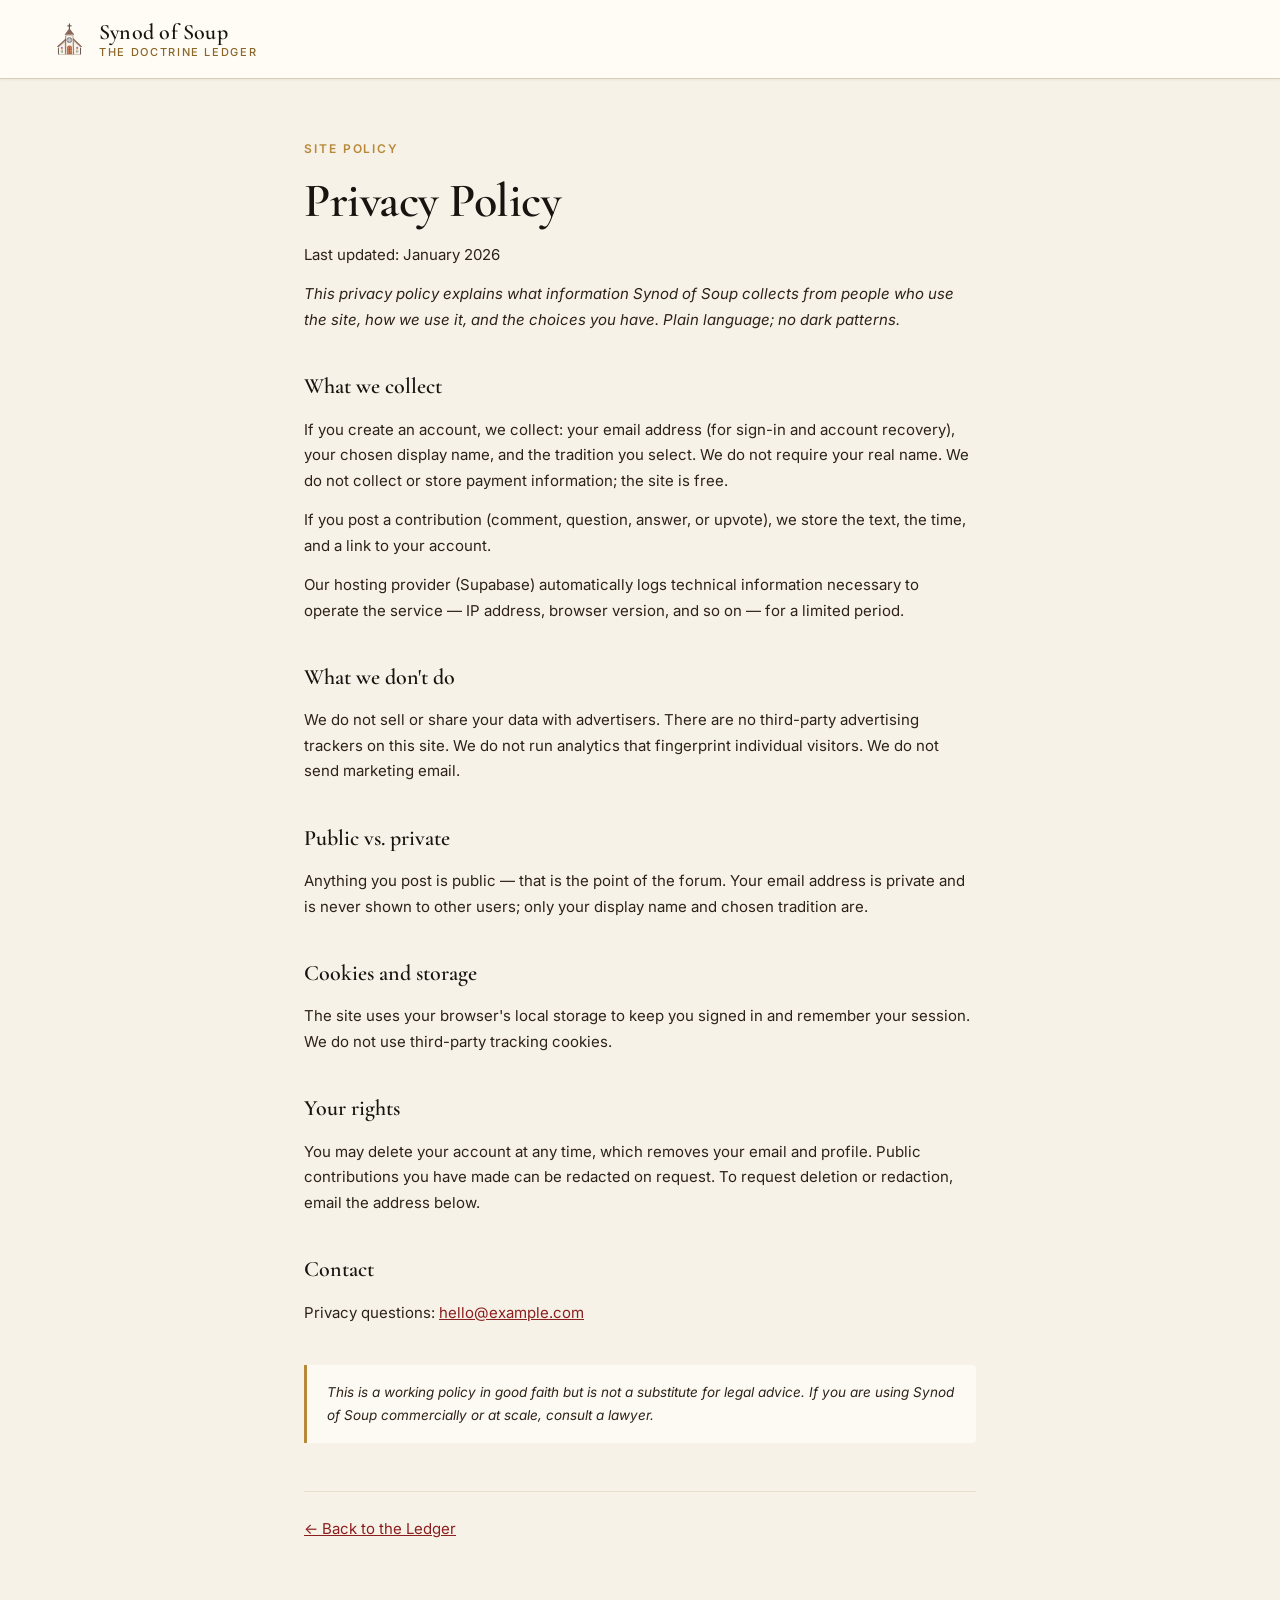
<file: privacy.html>
<!DOCTYPE html>
<html lang="en">
<head>
  <meta charset="UTF-8" />
  <meta name="viewport" content="width=device-width, initial-scale=1.0" />
  <title>Privacy — Synod of Soup</title>
  <meta name="description" content="Privacy policy for Synod of Soup — The Doctrine Ledger." />
  <link rel="icon" href="data:image/svg+xml,&lt;svg xmlns='http://www.w3.org/2000/svg' viewBox='0 0 100 100'&gt;&lt;text y='.9em' font-size='90'&gt;⛪&lt;/text&gt;&lt;/svg&gt;">
  <link rel="preconnect" href="https://fonts.googleapis.com">
  <link rel="preconnect" href="https://fonts.gstatic.com" crossorigin>
  <link href="https://fonts.googleapis.com/css2?family=Cormorant+Garamond:wght@400;500;600;700&family=Inter:wght@300;400;500;600;700&display=swap" rel="stylesheet">
  <link rel="stylesheet" href="style.css" />
</head>
<body>
  <nav class="topbar">
    <div class="topbar-inner">
      <a class="brand" href="index.html">
        <span class="brand-mark">⛪</span>
        <span class="brand-text">
          <span class="brand-name">Synod of Soup</span>
          <span class="brand-sub">The Doctrine Ledger</span>
        </span>
      </a>
    </div>
  </nav>

  <main class="legal-page">
    <div class="legal-inner">
      <div class="legal-eyebrow">Site policy</div>
      <h1 class="legal-title">Privacy Policy</h1>
      <p class="legal-meta">Last updated: <span id="upd">January 2026</span></p>

      <p class="legal-lede">This privacy policy explains what information Synod of Soup collects from people who use the site, how we use it, and the choices you have. Plain language; no dark patterns.</p>

      <h2>What we collect</h2>
      <p>If you create an account, we collect: your email address (for sign-in and account recovery), your chosen display name, and the tradition you select. We do not require your real name. We do not collect or store payment information; the site is free.</p>
      <p>If you post a contribution (comment, question, answer, or upvote), we store the text, the time, and a link to your account.</p>
      <p>Our hosting provider (Supabase) automatically logs technical information necessary to operate the service — IP address, browser version, and so on — for a limited period.</p>

      <h2>What we don't do</h2>
      <p>We do not sell or share your data with advertisers. There are no third-party advertising trackers on this site. We do not run analytics that fingerprint individual visitors. We do not send marketing email.</p>

      <h2>Public vs. private</h2>
      <p>Anything you post is public — that is the point of the forum. Your email address is private and is never shown to other users; only your display name and chosen tradition are.</p>

      <h2>Cookies and storage</h2>
      <p>The site uses your browser's local storage to keep you signed in and remember your session. We do not use third-party tracking cookies.</p>

      <h2>Your rights</h2>
      <p>You may delete your account at any time, which removes your email and profile. Public contributions you have made can be redacted on request. To request deletion or redaction, email the address below.</p>

      <h2>Contact</h2>
      <p>Privacy questions: <a href="mailto:hello@example.com">hello@example.com</a></p>

      <p class="legal-note"><em>This is a working policy in good faith but is not a substitute for legal advice. If you are using Synod of Soup commercially or at scale, consult a lawyer.</em></p>

      <p class="legal-back"><a href="index.html">← Back to the Ledger</a></p>
    </div>
  </main>
</body>
</html>
</file>
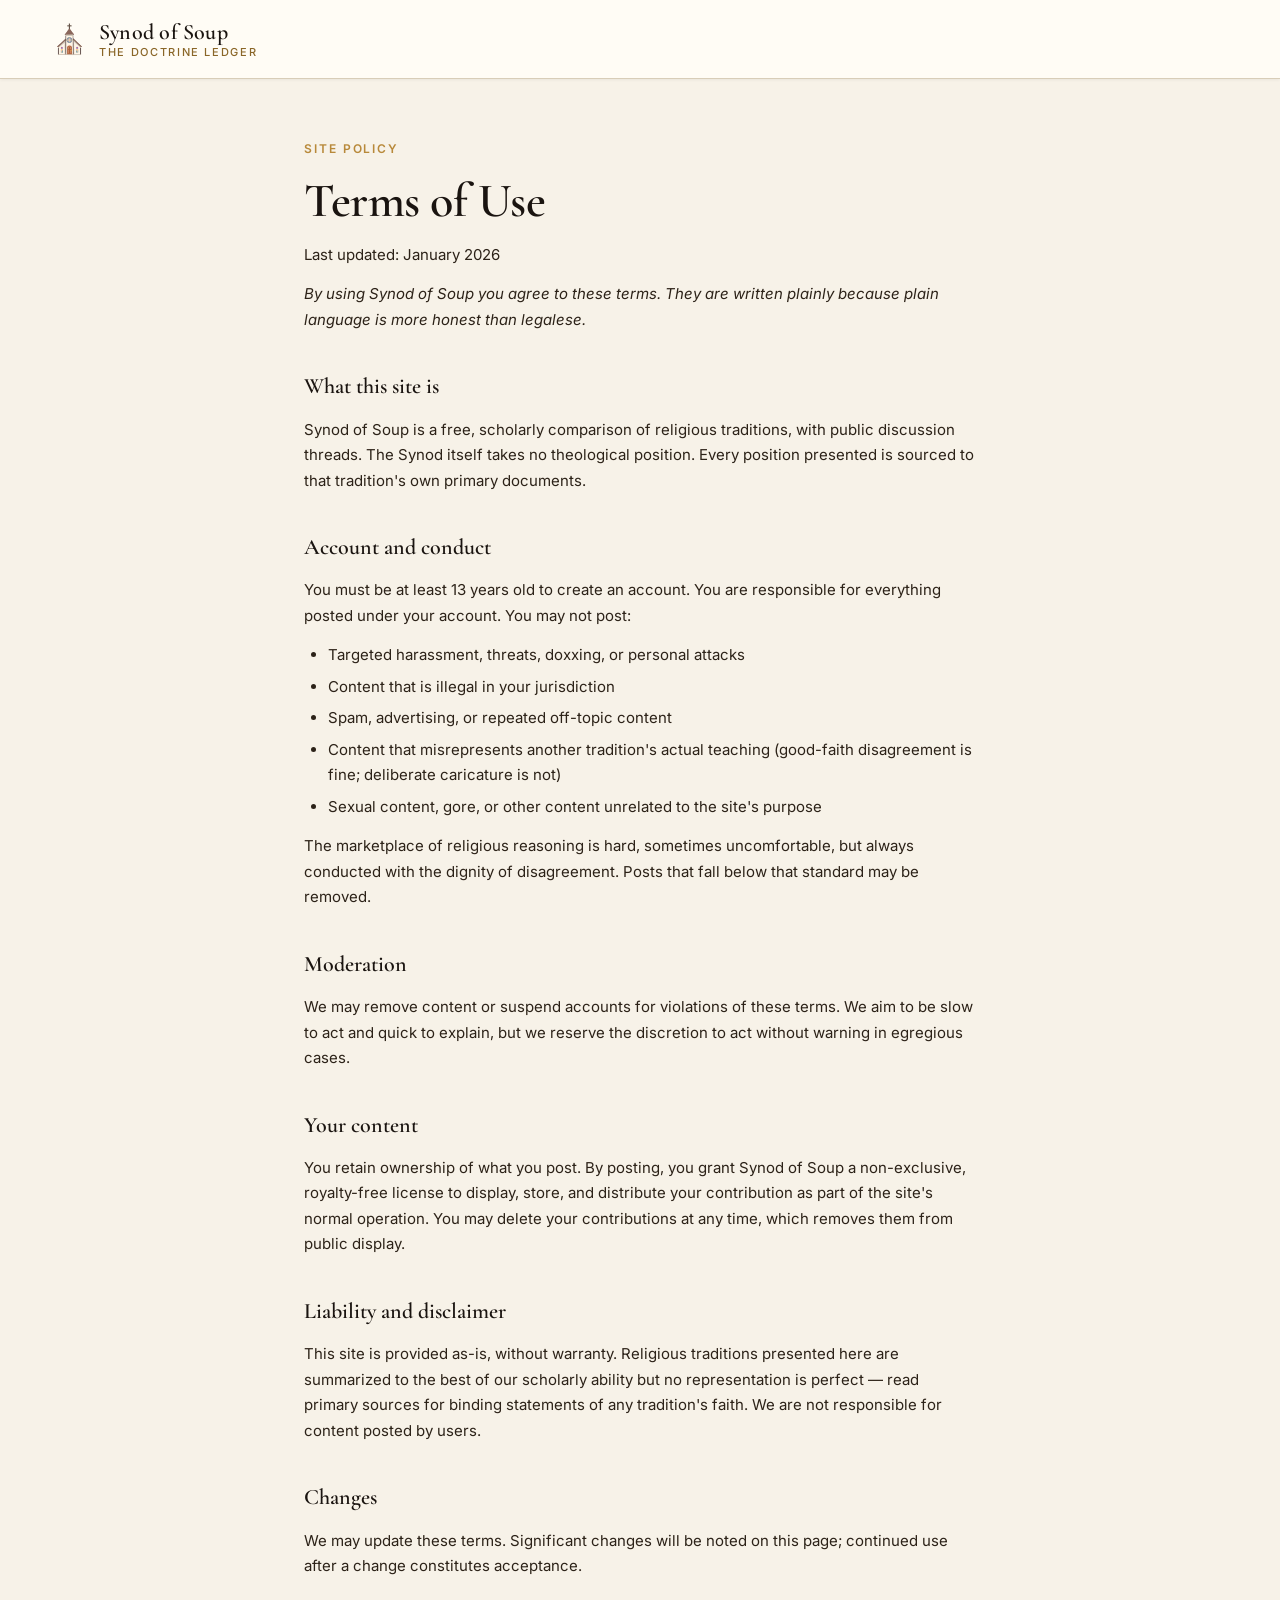
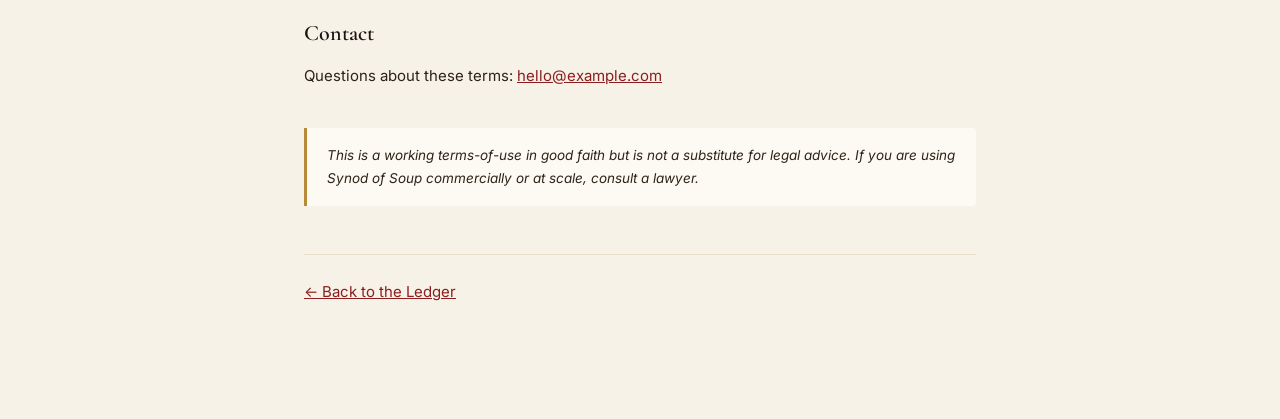
<file: terms.html>
<!DOCTYPE html>
<html lang="en">
<head>
  <meta charset="UTF-8" />
  <meta name="viewport" content="width=device-width, initial-scale=1.0" />
  <title>Terms of Use — Synod of Soup</title>
  <meta name="description" content="Terms of use for Synod of Soup — The Doctrine Ledger." />
  <link rel="icon" href="data:image/svg+xml,&lt;svg xmlns='http://www.w3.org/2000/svg' viewBox='0 0 100 100'&gt;&lt;text y='.9em' font-size='90'&gt;⛪&lt;/text&gt;&lt;/svg&gt;">
  <link rel="preconnect" href="https://fonts.googleapis.com">
  <link rel="preconnect" href="https://fonts.gstatic.com" crossorigin>
  <link href="https://fonts.googleapis.com/css2?family=Cormorant+Garamond:wght@400;500;600;700&family=Inter:wght@300;400;500;600;700&display=swap" rel="stylesheet">
  <link rel="stylesheet" href="style.css" />
</head>
<body>
  <nav class="topbar">
    <div class="topbar-inner">
      <a class="brand" href="index.html">
        <span class="brand-mark">⛪</span>
        <span class="brand-text">
          <span class="brand-name">Synod of Soup</span>
          <span class="brand-sub">The Doctrine Ledger</span>
        </span>
      </a>
    </div>
  </nav>

  <main class="legal-page">
    <div class="legal-inner">
      <div class="legal-eyebrow">Site policy</div>
      <h1 class="legal-title">Terms of Use</h1>
      <p class="legal-meta">Last updated: January 2026</p>

      <p class="legal-lede">By using Synod of Soup you agree to these terms. They are written plainly because plain language is more honest than legalese.</p>

      <h2>What this site is</h2>
      <p>Synod of Soup is a free, scholarly comparison of religious traditions, with public discussion threads. The Synod itself takes no theological position. Every position presented is sourced to that tradition's own primary documents.</p>

      <h2>Account and conduct</h2>
      <p>You must be at least 13 years old to create an account. You are responsible for everything posted under your account. You may not post:</p>
      <ul>
        <li>Targeted harassment, threats, doxxing, or personal attacks</li>
        <li>Content that is illegal in your jurisdiction</li>
        <li>Spam, advertising, or repeated off-topic content</li>
        <li>Content that misrepresents another tradition's actual teaching (good-faith disagreement is fine; deliberate caricature is not)</li>
        <li>Sexual content, gore, or other content unrelated to the site's purpose</li>
      </ul>
      <p>The marketplace of religious reasoning is hard, sometimes uncomfortable, but always conducted with the dignity of disagreement. Posts that fall below that standard may be removed.</p>

      <h2>Moderation</h2>
      <p>We may remove content or suspend accounts for violations of these terms. We aim to be slow to act and quick to explain, but we reserve the discretion to act without warning in egregious cases.</p>

      <h2>Your content</h2>
      <p>You retain ownership of what you post. By posting, you grant Synod of Soup a non-exclusive, royalty-free license to display, store, and distribute your contribution as part of the site's normal operation. You may delete your contributions at any time, which removes them from public display.</p>

      <h2>Liability and disclaimer</h2>
      <p>This site is provided as-is, without warranty. Religious traditions presented here are summarized to the best of our scholarly ability but no representation is perfect — read primary sources for binding statements of any tradition's faith. We are not responsible for content posted by users.</p>

      <h2>Changes</h2>
      <p>We may update these terms. Significant changes will be noted on this page; continued use after a change constitutes acceptance.</p>

      <h2>Contact</h2>
      <p>Questions about these terms: <a href="mailto:hello@example.com">hello@example.com</a></p>

      <p class="legal-note"><em>This is a working terms-of-use in good faith but is not a substitute for legal advice. If you are using Synod of Soup commercially or at scale, consult a lawyer.</em></p>

      <p class="legal-back"><a href="index.html">← Back to the Ledger</a></p>
    </div>
  </main>
</body>
</html>
</file>
<file: style.css>
/* ═══════════════════════════════════════════════════════════
   SYNOD OF SOUP — THE DOCTRINE LEDGER  (Patch 5)
   ═══════════════════════════════════════════════════════════ */

:root {
  --parchment: #f7f2e8;
  --parchment-warm: #fdfaf3;
  --parchment-dark: #ebe3d2;
  --ink: #1a1410;
  --ink-soft: #2c2218;
  --ink-light: #6b5d4d;
  --ink-mute: #9a8b78;
  --gold: #b8893a;
  --gold-dark: #8a6628;
  --gold-light: #d4a85a;
  --crimson: #8b1e1e;
  --crimson-dark: #6b1414;
  --sage: #6b7a5a;
  --line: #d8cdb8;
  --line-soft: #e8dfc9;
  --white-warm: #fffcf5;

  /* Movements section uses a different accent — deeper, more cautionary */
  --movement-accent: #5a3a6b;
  --movement-accent-dark: #432a52;
  --movement-accent-bg: #f0e9f4;

  --aff: #2d5e3e; --aff-bg: #e8f0e9;
  --deny: #8b2929; --deny-bg: #f4e5e5;
  --nuanced: #8a6628; --nuanced-bg: #f4ecdd;
  --varies: #5b4d8a; --varies-bg: #ece8f4;

  --serif: 'Cormorant Garamond', 'Garamond', Georgia, serif;
  --sans: 'Inter', -apple-system, BlinkMacSystemFont, sans-serif;

  --max-w: 1240px;
  --content-w: 880px;
  --radius: 6px;
  --radius-lg: 10px;
  --shadow-sm: 0 1px 3px rgba(26,20,16,0.06);
  --shadow: 0 4px 16px rgba(26,20,16,0.08);
  --shadow-lg: 0 12px 32px rgba(26,20,16,0.12);
}

* { box-sizing: border-box; margin: 0; padding: 0; }
html { scroll-behavior: smooth; }

body {
  font-family: var(--sans);
  font-size: 16px;
  line-height: 1.65;
  color: var(--ink);
  background: var(--parchment);
  background-image:
    radial-gradient(circle at 20% 30%, rgba(184,137,58,0.04) 0%, transparent 50%),
    radial-gradient(circle at 80% 70%, rgba(139,30,30,0.03) 0%, transparent 50%);
  min-height: 100vh;
  -webkit-font-smoothing: antialiased;
  -moz-osx-font-smoothing: grayscale;
}

a { color: var(--gold-dark); text-decoration: none; cursor: pointer; transition: color .15s; }
a:hover { color: var(--crimson); }

.hidden { display: none !important; }

/* TOP NAV */
.topbar { background: var(--white-warm); border-bottom: 1px solid var(--line); position: sticky; top: 0; z-index: 100; box-shadow: var(--shadow-sm); }
.topbar-inner { max-width: var(--max-w); margin: 0 auto; padding: 16px 32px; display: flex; align-items: center; gap: 32px; }
.topbar-inner {
  flex-wrap: wrap;
}
.brand { display: flex; align-items: center; gap: 12px; cursor: pointer; color: var(--ink); }
.brand:hover { color: var(--crimson); }
.brand-mark { font-size: 28px; filter: sepia(20%); }
.brand-text { display: flex; flex-direction: column; line-height: 1.1; }
.brand-name { font-family: var(--serif); font-size: 22px; font-weight: 600; letter-spacing: 0.01em; }
.brand-sub { font-size: 11px; text-transform: uppercase; letter-spacing: 0.15em; color: var(--gold-dark); font-weight: 500; margin-top: 2px; }
.nav-links { display: flex; gap: 24px; margin-left: 12px; }
.nav-link { font-size: 14px; font-weight: 500; color: var(--ink-soft); letter-spacing: 0.02em; cursor: pointer; }
.nav-link:hover { color: var(--crimson); }
.topbar-auth { margin-left: auto; display: flex; gap: 10px; align-items: center; }

/* BUTTONS */
.btn { display: inline-flex; align-items: center; justify-content: center; gap: 8px; padding: 10px 20px; border: none; border-radius: var(--radius); font-family: var(--sans); font-size: 14px; font-weight: 600; letter-spacing: 0.01em; cursor: pointer; transition: all .15s ease; white-space: nowrap; }
.btn-lg { padding: 14px 28px; font-size: 15px; }
.btn-full { width: 100%; }
.btn-primary { background: var(--crimson); color: var(--white-warm); box-shadow: 0 2px 6px rgba(139,30,30,0.25); }
.btn-primary:hover { background: var(--crimson-dark); transform: translateY(-1px); box-shadow: 0 4px 12px rgba(139,30,30,0.3); }
.btn-outline { background: transparent; color: var(--ink); border: 1.5px solid var(--ink-soft); }
.btn-outline:hover { background: var(--ink); color: var(--white-warm); }
.btn-ghost { background: transparent; color: var(--ink-soft); }
.btn-ghost:hover { color: var(--crimson); background: var(--parchment-dark); }
.btn:disabled { opacity: 0.5; cursor: not-allowed; transform: none; }
.btn-sm { padding: 6px 12px; font-size: 12px; }

/* CONFIG BANNER */
.config-banner { background: linear-gradient(135deg, #fef3c7, #fde68a); border-bottom: 1px solid #d4a85a; }
.config-banner-inner { max-width: var(--max-w); margin: 0 auto; padding: 10px 32px; font-size: 13px; color: #6b4a14; }
.config-banner code { background: rgba(0,0,0,0.06); padding: 2px 6px; border-radius: 3px; font-size: 12px; }

/* HERO */
.hero { padding: 96px 32px 80px; background: linear-gradient(180deg, var(--parchment) 0%, var(--parchment-warm) 100%); position: relative; overflow: hidden; border-bottom: 1px solid var(--line); }
.hero::before { content: ''; position: absolute; top: -100px; right: -100px; width: 500px; height: 500px; background: radial-gradient(circle, rgba(184,137,58,0.08) 0%, transparent 70%); border-radius: 50%; pointer-events: none; }
.hero-inner { max-width: 900px; margin: 0 auto; position: relative; text-align: center; }
.hero-eyebrow { font-size: 12px; text-transform: uppercase; letter-spacing: 0.2em; color: var(--gold-dark); font-weight: 600; margin-bottom: 24px; }
.hero-title { font-family: var(--serif); font-size: clamp(40px, 6vw, 68px); font-weight: 500; line-height: 1.08; letter-spacing: -0.01em; color: var(--ink); margin-bottom: 24px; }
.hero-title em { font-style: italic; color: var(--crimson); font-weight: 400; }
.hero-lede { font-size: 19px; line-height: 1.6; color: var(--ink-soft); max-width: 720px; margin: 0 auto 36px; font-weight: 400; }
.hero-actions { display: flex; gap: 14px; justify-content: center; flex-wrap: wrap; margin-bottom: 56px; }
.hero-stats { display: flex; justify-content: center; gap: 64px; padding-top: 40px; border-top: 1px solid var(--line); flex-wrap: wrap; }
.hero-stat { text-align: center; }
.stat-num { font-family: var(--serif); font-size: 40px; font-weight: 600; color: var(--crimson); line-height: 1; }
.stat-lbl { font-size: 11px; text-transform: uppercase; letter-spacing: 0.15em; color: var(--ink-light); margin-top: 6px; font-weight: 500; }

/* SECTIONS */
.section-inner { max-width: var(--max-w); margin: 0 auto; padding: 80px 32px; }
.section-head { margin-bottom: 48px; max-width: 760px; }
.section-head-center { margin: 0 auto 56px; text-align: center; }
.section-eyebrow { font-size: 12px; text-transform: uppercase; letter-spacing: 0.2em; color: var(--gold-dark); font-weight: 600; margin-bottom: 12px; }
.section-title { font-family: var(--serif); font-size: clamp(32px, 4vw, 44px); font-weight: 600; line-height: 1.1; color: var(--ink); margin-bottom: 16px; }
.section-sub { font-size: 17px; color: var(--ink-light); line-height: 1.6; }

/* TOPICS SECTION */
.topics-section { background: var(--parchment-warm); border-bottom: 1px solid var(--line); }
.controls { margin-bottom: 32px; display: flex; flex-direction: column; gap: 20px; }
.search-wrap { position: relative; max-width: 560px; }
.search-icon { position: absolute; left: 16px; top: 50%; transform: translateY(-50%); width: 18px; height: 18px; color: var(--ink-light); pointer-events: none; }
.search-input { width: 100%; padding: 14px 18px 14px 46px; border: 1.5px solid var(--line); border-radius: var(--radius); font-family: var(--sans); font-size: 15px; background: var(--white-warm); color: var(--ink); transition: border-color .15s, box-shadow .15s; }
.search-input:focus { outline: none; border-color: var(--gold); box-shadow: 0 0 0 3px rgba(184,137,58,0.15); }
.cat-pills { display: flex; flex-wrap: wrap; gap: 8px; }
.cat-pill { padding: 8px 16px; border: 1px solid var(--line); background: var(--white-warm); color: var(--ink-soft); border-radius: 100px; font-family: var(--sans); font-size: 13px; font-weight: 500; cursor: pointer; transition: all .15s; }
.cat-pill:hover { border-color: var(--gold); color: var(--crimson); }
.cat-pill.active { background: var(--ink); color: var(--white-warm); border-color: var(--ink); }

.topic-grid { display: grid; grid-template-columns: repeat(auto-fill, minmax(320px, 1fr)); gap: 20px; }
.topic-card { background: var(--white-warm); border: 1px solid var(--line); border-radius: var(--radius-lg); padding: 24px; cursor: pointer; transition: all .2s ease; position: relative; overflow: hidden; }
.topic-card::before { content: ''; position: absolute; left: 0; top: 0; bottom: 0; width: 3px; background: var(--gold); transform: scaleY(0); transform-origin: top; transition: transform .2s ease; }
.topic-card:hover { transform: translateY(-3px); box-shadow: var(--shadow); border-color: var(--gold); }
.topic-card:hover::before { transform: scaleY(1); }
.topic-card-top { display: flex; align-items: flex-start; justify-content: space-between; gap: 12px; margin-bottom: 12px; }
.topic-icon { font-size: 30px; line-height: 1; }
.cat-badge { background: var(--parchment-dark); color: var(--ink-soft); padding: 4px 10px; border-radius: 100px; font-size: 10px; font-weight: 600; text-transform: uppercase; letter-spacing: 0.1em; }
.topic-name { font-family: var(--serif); font-size: 23px; font-weight: 600; line-height: 1.2; color: var(--ink); margin-bottom: 10px; }
.topic-desc-preview { font-size: 14px; line-height: 1.55; color: var(--ink-light); margin-bottom: 16px; display: -webkit-box; -webkit-line-clamp: 3; -webkit-box-orient: vertical; overflow: hidden; }
.topic-card-foot { padding-top: 14px; border-top: 1px solid var(--line-soft); }
.controversy-bar-mini { height: 4px; background: var(--parchment-dark); border-radius: 2px; overflow: hidden; }
.controversy-fill-mini { height: 100%; background: linear-gradient(90deg, var(--gold), var(--crimson)); transition: width .3s; }
.topic-card-meta { display: flex; justify-content: space-between; margin-top: 8px; font-size: 11px; color: var(--ink-light); text-transform: uppercase; letter-spacing: 0.08em; font-weight: 500; }

/* ═══════════════════════════════════════════════════════════
   MOVEMENTS SECTION — OUTSIDE THE CREEDS  (NEW IN PATCH 5)
   ═══════════════════════════════════════════════════════════ */

.movements-section {
  background: linear-gradient(180deg, var(--parchment) 0%, #f0eadc 100%);
  border-bottom: 1px solid var(--line);
}
.movements-eyebrow { color: var(--movement-accent); }

.movement-grid {
  display: grid;
  grid-template-columns: repeat(auto-fill, minmax(340px, 1fr));
  gap: 22px;
}

.movement-card {
  background: var(--white-warm);
  border: 1px solid var(--line);
  border-left: 4px solid var(--movement-accent);
  border-radius: var(--radius-lg);
  padding: 26px 24px;
  cursor: pointer;
  transition: all .2s ease;
  display: flex;
  flex-direction: column;
  position: relative;
  overflow: hidden;
}
.movement-card::before {
  content: '';
  position: absolute;
  top: 0; right: 0;
  width: 80px; height: 80px;
  background: radial-gradient(circle at top right, rgba(90,58,107,0.06), transparent 70%);
  pointer-events: none;
}
.movement-card:hover {
  transform: translateY(-3px);
  box-shadow: var(--shadow);
  border-color: var(--movement-accent);
}
.movement-card-top {
  display: flex; align-items: center; justify-content: space-between;
  gap: 12px; margin-bottom: 14px;
}
.movement-icon { font-size: 30px; line-height: 1; }
.movement-badge {
  background: var(--movement-accent-bg);
  color: var(--movement-accent-dark);
  padding: 4px 11px;
  border-radius: 100px;
  font-size: 10px;
  font-weight: 700;
  text-transform: uppercase;
  letter-spacing: 0.1em;
}
.movement-name {
  font-family: var(--serif);
  font-size: 22px;
  font-weight: 600;
  line-height: 1.2;
  color: var(--ink);
  margin-bottom: 6px;
}
.movement-founded {
  font-size: 12px;
  color: var(--ink-light);
  margin-bottom: 14px;
  font-style: italic;
  letter-spacing: 0.01em;
}
.movement-summary-preview {
  font-size: 14px;
  line-height: 1.6;
  color: var(--ink-soft);
  flex: 1;
  display: -webkit-box;
  -webkit-line-clamp: 4;
  -webkit-box-orient: vertical;
  overflow: hidden;
  margin-bottom: 18px;
}
.movement-card-foot {
  padding-top: 14px;
  border-top: 1px solid var(--line-soft);
  display: flex;
  justify-content: space-between;
  align-items: center;
  font-size: 11px;
  color: var(--ink-light);
  letter-spacing: 0.04em;
}
.movement-adherents { font-style: italic; }
.movement-questions-tag {
  background: var(--movement-accent);
  color: var(--white-warm);
  padding: 4px 10px;
  border-radius: 100px;
  font-weight: 700;
  text-transform: uppercase;
  letter-spacing: 0.08em;
  font-size: 10px;
}

/* MOVEMENT DETAIL VIEW */

.movement-detail-bar {
  background: linear-gradient(180deg, var(--white-warm), #fbf6ec);
  border-bottom: 1px solid var(--line);
}
.movement-detail-tag {
  background: var(--movement-accent-bg);
  color: var(--movement-accent-dark);
}

.movement-article {
  background: var(--parchment);
  min-height: 80vh;
}

.movement-head {
  margin-bottom: 36px;
  padding-bottom: 32px;
  border-bottom: 1px solid var(--line);
}
.movement-head-eyebrow {
  font-size: 12px;
  text-transform: uppercase;
  letter-spacing: 0.2em;
  color: var(--movement-accent);
  font-weight: 700;
  margin-bottom: 14px;
}
.movement-title {
  font-family: var(--serif);
  font-size: clamp(36px, 5vw, 52px);
  font-weight: 600;
  line-height: 1.1;
  color: var(--ink);
  margin-bottom: 22px;
  letter-spacing: -0.01em;
}
.movement-meta-grid {
  display: grid;
  grid-template-columns: repeat(auto-fit, minmax(260px, 1fr));
  gap: 12px;
  background: var(--white-warm);
  border: 1px solid var(--line);
  border-radius: var(--radius);
  padding: 18px 22px;
}
.movement-meta-row {
  display: flex;
  flex-direction: column;
  gap: 4px;
}
.movement-meta-label {
  font-size: 10px;
  text-transform: uppercase;
  letter-spacing: 0.15em;
  color: var(--ink-light);
  font-weight: 700;
}
.movement-meta-row span:last-child {
  font-size: 14px;
  color: var(--ink-soft);
  line-height: 1.45;
}

.movement-summary-block {
  margin-bottom: 48px;
  background: var(--white-warm);
  border: 1px solid var(--line);
  border-radius: var(--radius-lg);
  padding: 28px 32px;
}
.movement-summary {
  font-size: 17px;
  line-height: 1.75;
  color: var(--ink-soft);
}

.movement-self-block,
.movement-distinctives-block,
.movement-departures-block,
.movement-keytexts-block,
.movement-response-block {
  margin-bottom: 56px;
}

.movement-self-description {
  font-size: 16px;
  line-height: 1.75;
  color: var(--ink-soft);
}
.movement-self-description p {
  margin-bottom: 14px;
}
.movement-self-description p:last-child { margin-bottom: 0; }
.movement-self-description em {
  font-style: italic;
  color: var(--movement-accent-dark);
}

/* Distinctives — numbered cards */
.distinctives-list {
  display: flex;
  flex-direction: column;
  gap: 16px;
}
.distinctive-card {
  background: var(--white-warm);
  border: 1px solid var(--line);
  border-left: 3px solid var(--movement-accent);
  border-radius: var(--radius);
  padding: 22px 24px;
  display: flex;
  gap: 22px;
  align-items: flex-start;
}
.distinctive-num {
  font-family: var(--serif);
  font-size: 32px;
  font-weight: 600;
  color: var(--movement-accent);
  line-height: 1;
  flex-shrink: 0;
}
.distinctive-content { flex: 1; }
.distinctive-title {
  font-family: var(--serif);
  font-size: 20px;
  font-weight: 600;
  color: var(--ink);
  margin-bottom: 8px;
}
.distinctive-body {
  font-size: 15px;
  line-height: 1.7;
  color: var(--ink-soft);
}

.departures-title { color: var(--crimson); }
.movement-departures {
  background: #fbf4f4;
  border: 1px solid #e4cccc;
  border-left: 4px solid var(--crimson);
  border-radius: var(--radius);
  padding: 24px 28px;
  font-size: 15.5px;
  line-height: 1.75;
  color: var(--ink-soft);
}
.movement-departures p { margin-bottom: 14px; }
.movement-departures p:last-child { margin-bottom: 0; }
.movement-departures strong { color: var(--crimson-dark); }
.movement-departures em { font-style: italic; color: var(--ink); }

/* DISCUSSION QUESTIONS — THE CENTERPIECE */

.movement-questions-block {
  margin: 64px 0 56px;
}
.questions-banner {
  text-align: center;
  margin-bottom: 36px;
  padding: 32px 24px;
  background: linear-gradient(135deg, #fdfaf3, #f4ecdd);
  border: 1px solid var(--gold-light);
  border-radius: var(--radius-lg);
  box-shadow: var(--shadow-sm);
}
.questions-eyebrow {
  font-size: 11px;
  text-transform: uppercase;
  letter-spacing: 0.25em;
  color: var(--gold-dark);
  font-weight: 700;
  margin-bottom: 10px;
}
.questions-title {
  font-family: var(--serif);
  font-size: clamp(28px, 4vw, 38px);
  font-weight: 600;
  line-height: 1.15;
  color: var(--ink);
  margin-bottom: 14px;
}
.questions-sub {
  font-size: 16px;
  color: var(--ink-light);
  line-height: 1.6;
  max-width: 640px;
  margin: 0 auto;
}

.questions-list {
  display: flex;
  flex-direction: column;
  gap: 20px;
}

.question-card {
  background: var(--white-warm);
  border: 1px solid var(--line);
  border-radius: var(--radius-lg);
  overflow: hidden;
  transition: box-shadow .2s;
}
.question-card.q-open { box-shadow: var(--shadow); }

.question-card-head {
  display: flex;
  gap: 20px;
  padding: 26px 28px 22px;
  align-items: flex-start;
}
.question-number {
  font-family: var(--serif);
  font-size: 26px;
  font-weight: 700;
  color: var(--crimson);
  line-height: 1;
  flex-shrink: 0;
  padding-top: 2px;
  letter-spacing: -0.02em;
}
.question-content { flex: 1; min-width: 0; }
.question-title {
  font-family: var(--serif);
  font-size: 22px;
  font-weight: 600;
  color: var(--ink);
  margin-bottom: 12px;
  line-height: 1.25;
}
.question-body {
  font-size: 15.5px;
  line-height: 1.7;
  color: var(--ink-soft);
}
.question-body p { margin-bottom: 12px; }
.question-body p:last-child { margin-bottom: 0; }
.question-body strong {
  color: var(--ink);
  display: block;
  margin-top: 14px;
  font-size: 16px;
  font-weight: 600;
  font-family: var(--serif);
  font-style: italic;
}
.question-body em {
  font-style: italic;
  color: var(--crimson);
}

.question-toggle {
  width: 100%;
  background: var(--parchment-warm);
  border: none;
  border-top: 1px solid var(--line-soft);
  padding: 14px 28px;
  font-family: var(--sans);
  font-size: 13px;
  font-weight: 600;
  color: var(--ink-soft);
  display: flex;
  align-items: center;
  justify-content: space-between;
  cursor: pointer;
  transition: background .15s, color .15s;
  letter-spacing: 0.02em;
}
.question-toggle:hover { background: var(--parchment-dark); color: var(--crimson); }
.question-toggle-left { display: flex; align-items: center; gap: 12px; }
.question-toggle-icon { font-size: 14px; }
.question-activity-count {
  background: var(--ink);
  color: var(--white-warm);
  padding: 2px 9px;
  border-radius: 100px;
  font-size: 11px;
  font-weight: 700;
}
.question-activity-count.zero { background: var(--ink-mute); }
.question-chevron { font-size: 12px; transition: transform .2s; }
.question-card.q-open .question-chevron { transform: rotate(180deg); }

.question-forum-body {
  border-top: 1px solid var(--line);
  background: var(--parchment-warm);
  padding: 22px 28px;
  display: none;
}
.question-card.q-open .question-forum-body { display: block; }

/* Key texts */
.keytexts-grid {
  display: grid;
  grid-template-columns: repeat(auto-fit, minmax(280px, 1fr));
  gap: 14px;
}
.keytext-card {
  background: var(--white-warm);
  border: 1px solid var(--line);
  border-radius: var(--radius);
  padding: 18px 20px;
}
.keytext-title {
  font-family: var(--serif);
  font-size: 17px;
  font-weight: 600;
  color: var(--ink);
  margin-bottom: 8px;
  line-height: 1.3;
}
.keytext-desc {
  font-size: 13.5px;
  line-height: 1.6;
  color: var(--ink-light);
}

.movement-historical-response {
  font-size: 15.5px;
  line-height: 1.75;
  color: var(--ink-soft);
}
.movement-historical-response p { margin-bottom: 14px; }
.movement-historical-response p:last-child { margin-bottom: 0; }
.movement-historical-response strong { color: var(--ink); }
.movement-historical-response em { font-style: italic; color: var(--gold-dark); }

/* New since last visit indicator */
.topic-new-dot { display: inline-block; width: 8px; height: 8px; border-radius: 50%; background: var(--crimson); margin-left: 8px; box-shadow: 0 0 0 3px rgba(139,30,30,0.15); vertical-align: middle; }

/* ABOUT */
.about-section { background: var(--parchment); border-bottom: 1px solid var(--line); }
.about-grid { display: grid; grid-template-columns: 1.4fr 1fr; gap: 64px; align-items: start; }
.prose { font-size: 17px; line-height: 1.75; color: var(--ink-soft); margin-bottom: 20px; font-weight: 400; }
.about-aside { display: flex; flex-direction: column; gap: 16px; }
.aside-card { background: var(--white-warm); border: 1px solid var(--line); border-left: 3px solid var(--gold); padding: 22px 24px; border-radius: var(--radius); }
.aside-title { font-family: var(--serif); font-size: 18px; font-weight: 600; color: var(--ink); margin-bottom: 8px; }
.aside-card p { font-size: 14px; line-height: 1.6; color: var(--ink-light); }

/* METHOD */
.method-section { background: var(--parchment-warm); border-bottom: 1px solid var(--line); }
.method-grid { display: grid; grid-template-columns: repeat(auto-fit, minmax(280px, 1fr)); gap: 24px; }
.method-card { background: var(--white-warm); border: 1px solid var(--line); padding: 28px; border-radius: var(--radius-lg); transition: all .2s; }
.method-card:hover { border-color: var(--gold); box-shadow: var(--shadow-sm); }
.method-num { font-family: var(--serif); font-size: 28px; font-weight: 600; color: var(--gold); margin-bottom: 8px; }
.method-title { font-family: var(--serif); font-size: 20px; font-weight: 600; color: var(--ink); margin-bottom: 8px; }
.method-card p { font-size: 14px; line-height: 1.6; color: var(--ink-light); }

/* DETAIL (topic) */
.detail-bar { background: var(--white-warm); border-bottom: 1px solid var(--line); position: sticky; top: 73px; z-index: 50; }
.detail-bar-inner { max-width: var(--content-w); margin: 0 auto; padding: 14px 32px; display: flex; justify-content: space-between; align-items: center; }
.back-link { background: none; border: none; color: var(--ink-soft); font-family: var(--sans); font-size: 14px; font-weight: 500; cursor: pointer; padding: 6px 0; transition: color .15s; }
.back-link:hover { color: var(--crimson); }
.detail-category-tag { background: var(--parchment-dark); color: var(--ink-soft); padding: 5px 12px; border-radius: 100px; font-size: 11px; font-weight: 600; text-transform: uppercase; letter-spacing: 0.1em; }

.detail-article { background: var(--parchment); min-height: 80vh; }
.detail-inner { max-width: var(--content-w); margin: 0 auto; padding: 48px 32px 80px; }
.detail-head { margin-bottom: 40px; }
.detail-title { font-family: var(--serif); font-size: clamp(36px, 5vw, 52px); font-weight: 600; line-height: 1.1; color: var(--ink); margin-bottom: 18px; letter-spacing: -0.01em; }
.detail-desc { font-size: 19px; line-height: 1.6; color: var(--ink-soft); margin-bottom: 32px; font-weight: 400; }

.controversy-block { margin-bottom: 28px; padding: 16px 20px; background: var(--white-warm); border: 1px solid var(--line); border-radius: var(--radius); }
.controversy-label { display: flex; justify-content: space-between; font-size: 12px; text-transform: uppercase; letter-spacing: 0.1em; color: var(--ink-light); font-weight: 600; margin-bottom: 10px; }
.controversy-bar { height: 6px; background: var(--parchment-dark); border-radius: 3px; overflow: hidden; }
.controversy-fill { height: 100%; background: linear-gradient(90deg, var(--gold), var(--crimson)); transition: width .4s; }

.historical-note { background: linear-gradient(135deg, #fdf6e3, #faedd0); border-left: 3px solid var(--gold); padding: 18px 22px; border-radius: var(--radius); font-size: 15px; line-height: 1.65; color: var(--ink-soft); margin-bottom: 24px; }
.hist-label { display: block; font-size: 11px; text-transform: uppercase; letter-spacing: 0.15em; color: var(--gold-dark); font-weight: 700; margin-bottom: 6px; }

.key-verses-block { margin-bottom: 32px; padding: 18px 22px; background: var(--white-warm); border: 1px solid var(--line); border-radius: var(--radius); }
.kv-label { font-size: 11px; text-transform: uppercase; letter-spacing: 0.15em; color: var(--ink-light); font-weight: 600; margin-bottom: 12px; }
.key-verses { display: flex; flex-wrap: wrap; gap: 8px; }
.verse-pill { display: inline-flex; align-items: center; background: var(--parchment-dark); border: 1px solid var(--line); color: var(--ink-soft); padding: 6px 14px; border-radius: 100px; font-size: 13px; font-weight: 500; font-family: var(--serif); }

.subtopic-tabs { display: flex; flex-wrap: wrap; gap: 6px; margin-bottom: 32px; padding-bottom: 16px; border-bottom: 1px solid var(--line); }
.subtopic-tab { padding: 8px 16px; background: transparent; border: 1px solid var(--line); color: var(--ink-light); border-radius: var(--radius); font-family: var(--sans); font-size: 13px; font-weight: 500; cursor: pointer; transition: all .15s; }
.subtopic-tab:hover { color: var(--ink); border-color: var(--ink-light); }
.subtopic-tab.active { background: var(--ink); color: var(--white-warm); border-color: var(--ink); }

.definition-block { background: var(--white-warm); border: 1px solid var(--line); border-radius: var(--radius-lg); padding: 28px; margin-bottom: 48px; }
.def-label { font-size: 11px; text-transform: uppercase; letter-spacing: 0.15em; color: var(--gold-dark); font-weight: 700; margin-bottom: 12px; }
.def-body { font-size: 17px; line-height: 1.75; color: var(--ink-soft); }
.def-body p { margin-bottom: 14px; }
.def-body p:last-child { margin-bottom: 0; }

.part-title { font-family: var(--serif); font-size: 32px; font-weight: 600; color: var(--ink); margin-bottom: 8px; line-height: 1.15; }
.part-sub { font-size: 15px; color: var(--ink-light); margin-bottom: 28px; }

/* DENOMINATIONS — collapsible forums */
.denom-section { margin-bottom: 56px; }
.denom-grid { display: flex; flex-direction: column; gap: 16px; }

.denom-card { background: var(--white-warm); border: 1px solid var(--line); border-radius: var(--radius-lg); padding: 0; transition: all .15s; overflow: hidden; }
.denom-card.stance-affirm  { border-left: 4px solid var(--aff); }
.denom-card.stance-deny    { border-left: 4px solid var(--deny); }
.denom-card.stance-nuanced { border-left: 4px solid var(--nuanced); }
.denom-card.stance-varies  { border-left: 4px solid var(--varies); }

.denom-card-content { padding: 26px 30px 0; }
.denom-card-top { display: flex; align-items: center; justify-content: space-between; margin-bottom: 14px; flex-wrap: wrap; gap: 10px; }
.denom-name { font-family: var(--serif); font-size: 22px; font-weight: 600; color: var(--ink); }
.stance-badge { font-size: 11px; font-weight: 700; text-transform: uppercase; letter-spacing: 0.1em; padding: 5px 12px; border-radius: 100px; }
.badge-affirm  { background: var(--aff-bg);     color: var(--aff); }
.badge-deny    { background: var(--deny-bg);    color: var(--deny); }
.badge-nuanced { background: var(--nuanced-bg); color: var(--nuanced); }
.badge-varies  { background: var(--varies-bg);  color: var(--varies); }
.denom-position { font-size: 15.5px; line-height: 1.72; color: var(--ink-soft); font-weight: 400; }
.denom-position em { font-style: italic; color: var(--crimson); }
.denom-verses { margin-top: 16px; padding-top: 14px; border-top: 1px dashed var(--line); }
.denom-verses-label { font-size: 11px; text-transform: uppercase; letter-spacing: 0.1em; color: var(--ink-light); font-weight: 600; margin-bottom: 8px; }
.denom-verses .verse-pill { font-size: 12px; padding: 4px 10px; }

.denom-forum-toggle {
  width: 100%;
  background: var(--parchment-warm);
  border: none;
  border-top: 1px solid var(--line-soft);
  padding: 14px 30px;
  font-family: var(--sans);
  font-size: 13px;
  font-weight: 600;
  color: var(--ink-soft);
  display: flex;
  align-items: center;
  justify-content: space-between;
  cursor: pointer;
  transition: background .15s, color .15s;
  letter-spacing: 0.02em;
  margin-top: 22px;
}
.denom-forum-toggle:hover { background: var(--parchment-dark); color: var(--crimson); }
.denom-forum-toggle-left { display: flex; align-items: center; gap: 10px; }
.denom-forum-icon { font-size: 16px; }
.denom-activity-count {
  background: var(--ink);
  color: var(--white-warm);
  padding: 2px 9px;
  border-radius: 100px;
  font-size: 11px;
  font-weight: 700;
}
.denom-activity-count.zero { background: var(--ink-mute); }
.denom-forum-chevron { font-size: 12px; transition: transform .2s; }
.denom-card.forum-open .denom-forum-chevron { transform: rotate(180deg); }

.denom-forum-body {
  border-top: 1px solid var(--line);
  background: var(--parchment-warm);
  padding: 22px 28px;
  display: none;
}
.denom-card.forum-open .denom-forum-body { display: block; }

.denom-forum-empty {
  font-size: 14px;
  color: var(--ink-light);
  text-align: center;
  padding: 18px;
  font-style: italic;
  background: var(--white-warm);
  border: 1px dashed var(--line);
  border-radius: var(--radius);
  margin-bottom: 16px;
}

.forum-compose { background: var(--white-warm); border: 1px solid var(--line); border-radius: var(--radius); padding: 14px; margin-bottom: 18px; }
.forum-compose .ctype-tabs { margin-bottom: 10px; padding-bottom: 10px; }
.forum-compose .ctype-tab { padding: 5px 10px; font-size: 12px; }
.forum-compose .ctype-helper { font-size: 12px; margin-bottom: 8px; padding: 0; }
.forum-compose textarea {
  width: 100%; min-height: 80px; padding: 10px; font-family: var(--sans); font-size: 14px; line-height: 1.55;
  border: 1px solid var(--line); border-radius: var(--radius); background: var(--parchment-warm); color: var(--ink);
  resize: vertical;
}
.forum-compose textarea:focus { outline: none; border-color: var(--gold); box-shadow: 0 0 0 3px rgba(184,137,58,0.12); }
.forum-compose-bottom { display: flex; justify-content: space-between; align-items: center; margin-top: 8px; gap: 10px; }
.forum-compose-bottom .char-count { font-size: 12px; color: var(--ink-light); }
.forum-locked { background: var(--parchment-dark); border: 1px dashed var(--ink-mute); padding: 14px; border-radius: var(--radius); text-align: center; font-size: 13px; color: var(--ink-soft); margin-bottom: 14px; }

.forum-comment-list { display: flex; flex-direction: column; gap: 10px; }

/* THREADING */
.comment-replies-wrap { margin-top: 10px; padding-left: 18px; border-left: 2px solid var(--line-soft); display: flex; flex-direction: column; gap: 8px; }
.comment-reply-item { background: var(--white-warm); border: 1px solid var(--line-soft); border-radius: var(--radius); padding: 10px 12px; }
.comment-reply-item .comment-meta { font-size: 12px; margin-bottom: 4px; }
.comment-reply-item .comment-text { font-size: 14px; line-height: 1.55; }
.replying-to-tag { font-size: 11px; color: var(--ink-light); font-style: italic; margin-bottom: 4px; }
.replying-to-tag strong { color: var(--ink-soft); font-weight: 600; }

.reply-form-wrap { margin-top: 8px; padding: 10px; background: var(--white-warm); border: 1px solid var(--gold); border-radius: var(--radius); animation: slideDown 0.15s ease; }
@keyframes slideDown { from { opacity: 0; transform: translateY(-4px); } to { opacity: 1; transform: translateY(0); } }
.reply-form-wrap textarea { width: 100%; min-height: 60px; padding: 8px; font-family: var(--sans); font-size: 13px; border: 1px solid var(--line); border-radius: var(--radius); background: var(--parchment-warm); resize: vertical; }
.reply-form-wrap .form-bottom { display: flex; justify-content: space-between; align-items: center; margin-top: 6px; gap: 8px; }
.reply-form-wrap .form-bottom .btn-sm { padding: 5px 10px; font-size: 12px; }

.reply-btn { background: none; border: none; color: var(--ink-light); font-size: 12px; font-weight: 600; cursor: pointer; padding: 2px 6px; font-family: var(--sans); }
.reply-btn:hover { color: var(--crimson); }

/* RELATED */
.related-section { margin-bottom: 56px; padding-top: 24px; border-top: 1px solid var(--line); }
.related-title { font-family: var(--serif); font-size: 22px; font-weight: 600; color: var(--ink); margin-bottom: 16px; }
.related-pills { display: flex; flex-wrap: wrap; gap: 10px; }
.related-pill { padding: 10px 16px; background: var(--white-warm); border: 1px solid var(--line); color: var(--ink-soft); border-radius: var(--radius); font-family: var(--sans); font-size: 14px; font-weight: 500; cursor: pointer; transition: all .15s; }
.related-pill:hover { border-color: var(--gold); color: var(--crimson); transform: translateY(-1px); }

/* COMMENTS — open discussion */
.comments-section { padding-top: 32px; border-top: 1px solid var(--line); }
.comment-form-wrap { margin: 28px 0; }
.form-locked { background: var(--parchment-dark); border: 1px dashed var(--ink-mute); padding: 22px; border-radius: var(--radius); text-align: center; font-size: 15px; color: var(--ink-soft); }
.form-active { background: var(--white-warm); border: 1px solid var(--line); padding: 20px; border-radius: var(--radius); }
.comment-textarea { width: 100%; min-height: 110px; border: 1px solid var(--line); border-radius: var(--radius); padding: 14px; font-family: var(--sans); font-size: 15px; line-height: 1.6; color: var(--ink); background: var(--parchment-warm); resize: vertical; transition: border-color .15s, box-shadow .15s; }
.comment-textarea:focus { outline: none; border-color: var(--gold); box-shadow: 0 0 0 3px rgba(184,137,58,0.12); }
.form-bottom { display: flex; justify-content: space-between; align-items: center; margin-top: 12px; }
.char-count { font-size: 13px; color: var(--ink-light); }

.comment-controls { display: flex; gap: 12px; margin-bottom: 20px; flex-wrap: wrap; }
.select-input { padding: 9px 14px; border: 1px solid var(--line); border-radius: var(--radius); background: var(--white-warm); font-family: var(--sans); font-size: 13px; color: var(--ink-soft); cursor: pointer; }
.select-input:focus { outline: none; border-color: var(--gold); }
.text-input { width: 100%; padding: 9px 14px; border: 1px solid var(--line); border-radius: var(--radius); background: var(--parchment-warm); font-family: var(--sans); font-size: 14px; color: var(--ink); transition: border-color .15s, box-shadow .15s; }
.text-input:focus, .select-input:focus { outline: none; border-color: var(--gold); box-shadow: 0 0 0 3px rgba(184,137,58,0.12); }

.comment-list { display: flex; flex-direction: column; gap: 14px; }
.comment-item { background: var(--white-warm); border: 1px solid var(--line); border-radius: var(--radius-lg); padding: 18px 20px; display: flex; gap: 14px; }
.comment-avatar { width: 38px; height: 38px; border-radius: 50%; background: linear-gradient(135deg, var(--gold), var(--gold-dark)); color: var(--white-warm); display: flex; align-items: center; justify-content: center; font-weight: 700; font-size: 14px; font-family: var(--serif); flex-shrink: 0; }
.comment-reply-item .comment-avatar { width: 28px; height: 28px; font-size: 11px; }
.comment-body { flex: 1; min-width: 0; }
.comment-meta { display: flex; gap: 8px; align-items: center; margin-bottom: 6px; flex-wrap: wrap; }
.comment-author { font-weight: 600; color: var(--ink); font-size: 14px; }
.comment-denom-tag { font-size: 10px; font-weight: 600; text-transform: uppercase; letter-spacing: 0.08em; background: var(--parchment-dark); color: var(--ink-soft); padding: 3px 8px; border-radius: 100px; }
.comment-date { font-size: 12px; color: var(--ink-light); }
.comment-text { font-size: 15px; line-height: 1.6; color: var(--ink); margin-bottom: 10px; }
.comment-actions { display: flex; gap: 14px; align-items: center; }
.upvote-btn { background: none; border: 1px solid var(--line); border-radius: var(--radius); padding: 4px 10px; font-size: 13px; color: var(--ink-light); font-weight: 600; cursor: pointer; transition: all .15s; font-family: var(--sans); }
.upvote-btn:hover { border-color: var(--gold); color: var(--gold-dark); }
.upvote-btn.voted { background: var(--gold); color: white; border-color: var(--gold); }
.delete-btn { background: none; border: none; color: var(--ink-light); font-size: 12px; cursor: pointer; text-decoration: underline; font-family: var(--sans); }
.delete-btn:hover { color: var(--deny); }

/* COMMENT TYPE TABS */
.ctype-tabs { display: flex; flex-wrap: wrap; gap: 6px; margin-bottom: 14px; padding-bottom: 14px; border-bottom: 1px solid var(--line-soft); }
.ctype-tab { background: transparent; border: 1px solid var(--line); color: var(--ink-light); padding: 7px 13px; border-radius: var(--radius); font-family: var(--sans); font-size: 13px; font-weight: 500; cursor: pointer; transition: all .15s; white-space: nowrap; }
.ctype-tab:hover { color: var(--ink); border-color: var(--gold); }
.ctype-tab.active { background: var(--ink); color: var(--white-warm); border-color: var(--ink); }
.ctype-helper { font-size: 13px; color: var(--ink-light); padding: 6px 2px 10px; font-style: italic; }
.ctype-fields { margin-bottom: 12px; display: flex; flex-direction: column; gap: 10px; }
.ctype-field-row { display: flex; flex-direction: column; gap: 5px; }
.ctype-field-label { font-size: 11px; text-transform: uppercase; letter-spacing: 0.1em; color: var(--ink-light); font-weight: 600; }

.comment-type-badge { display: inline-flex; align-items: center; gap: 4px; font-size: 10px; font-weight: 700; text-transform: uppercase; letter-spacing: 0.08em; padding: 3px 8px; border-radius: 100px; margin-left: 4px; }
.ctb-general      { background: #eef2f5; color: #5a6b7a; }
.ctb-responding   { background: var(--deny-bg); color: var(--deny); }
.ctb-edit         { background: var(--nuanced-bg); color: var(--nuanced); }
.ctb-verse        { background: var(--aff-bg); color: var(--aff); }
.ctb-reply        { background: #e9eef5; color: #3a5a85; }
.comment-target-line { font-size: 12px; color: var(--ink-light); margin-bottom: 6px; font-style: italic; }
.comment-target-line strong { color: var(--ink-soft); font-style: normal; font-weight: 600; }

/* EMPTY STATES */
.empty-state { text-align: center; padding: 48px 24px; color: var(--ink-light); background: var(--parchment-warm); border: 1px dashed var(--line); border-radius: var(--radius); }
.empty-state-icon { font-size: 36px; margin-bottom: 12px; opacity: 0.6; }
.loading-spinner { text-align: center; padding: 28px; color: var(--ink-light); }
.error-msg, .success-msg { padding: 10px 14px; border-radius: var(--radius); font-size: 13px; margin-top: 10px; }
.error-msg, .alert-error { background: var(--deny-bg); color: var(--deny); border: 1px solid #d4a4a4; }
.success-msg, .alert-success { background: var(--aff-bg); color: var(--aff); border: 1px solid #a4c4ad; }
.alert-error, .alert-success { padding: 10px 14px; border-radius: var(--radius); font-size: 13px; margin-bottom: 12px; }

/* USER PILL */
.user-pill { display: inline-flex; align-items: center; gap: 10px; background: var(--parchment-warm); border: 1px solid var(--line); padding: 6px 14px 6px 6px; border-radius: 100px; }
.user-avatar { width: 28px; height: 28px; border-radius: 50%; background: linear-gradient(135deg, var(--gold), var(--gold-dark)); color: var(--white-warm); display: flex; align-items: center; justify-content: center; font-weight: 700; font-size: 12px; font-family: var(--serif); }
.user-pill span { font-size: 13px; font-weight: 600; color: var(--ink); }

/* MODAL */
.modal { display: none; position: fixed; inset: 0; background: rgba(26,20,16,0.65); z-index: 1000; align-items: center; justify-content: center; padding: 20px; backdrop-filter: blur(4px); }
.modal.open { display: flex; }
.modal-card { background: var(--white-warm); border-radius: var(--radius-lg); padding: 36px; width: 100%; max-width: 440px; position: relative; box-shadow: var(--shadow-lg); border: 1px solid var(--line); max-height: 90vh; overflow-y: auto; }
.modal-close { position: absolute; top: 14px; right: 16px; background: none; border: none; font-size: 20px; color: var(--ink-light); cursor: pointer; padding: 4px 8px; }
.modal-close:hover { color: var(--crimson); }
.modal-title { font-family: var(--serif); font-size: 28px; font-weight: 600; color: var(--ink); margin-bottom: 8px; }
.modal-sub { font-size: 14px; color: var(--ink-light); margin-bottom: 22px; }
.field-lbl { display: block; font-size: 12px; font-weight: 600; text-transform: uppercase; letter-spacing: 0.1em; color: var(--ink-soft); margin-bottom: 6px; margin-top: 14px; }
.field-opt { font-weight: 400; text-transform: none; letter-spacing: 0; color: var(--ink-light); font-size: 11px; }
.modal .btn-full { margin-top: 22px; }
.modal-foot { text-align: center; margin-top: 18px; font-size: 13px; color: var(--ink-light); }

/* FOOTER */
.site-foot { background: var(--ink); color: var(--parchment); padding: 56px 32px; margin-top: 80px; }
.foot-inner { max-width: var(--max-w); margin: 0 auto; display: grid; grid-template-columns: auto 1fr; gap: 48px; align-items: start; }
.foot-brand { display: flex; align-items: center; gap: 14px; color: var(--parchment); }
.foot-brand .brand-mark { font-size: 32px; }
.foot-brand .brand-name { font-family: var(--serif); font-size: 22px; font-weight: 600; color: var(--parchment); }
.foot-brand .brand-sub { font-size: 11px; text-transform: uppercase; letter-spacing: 0.15em; color: var(--gold-light); margin-top: 2px; }
.foot-text p { font-size: 14px; line-height: 1.65; color: var(--parchment-dark); margin-bottom: 10px; max-width: 720px; }
.foot-meta { font-size: 12px !important; color: var(--ink-mute) !important; margin-top: 16px !important; letter-spacing: 0.02em; }

/* VERSE PILL */
.verse-pill { transition: all .15s ease; user-select: none; cursor: pointer; }
.verse-pill:hover { background: var(--gold); color: var(--white-warm); border-color: var(--gold-dark); transform: translateY(-1px); box-shadow: 0 2px 6px rgba(184,137,58,0.25); }

/* VERSE POPOVER */
.verse-popover { position: absolute; z-index: 200; width: 370px; max-width: calc(100vw - 20px); background: var(--white-warm); border: 1px solid var(--gold); border-radius: var(--radius-lg); box-shadow: var(--shadow-lg); padding: 16px 18px; font-family: var(--serif); animation: vpop 0.15s ease; pointer-events: none; }
@keyframes vpop { from { opacity: 0; transform: translateY(-4px); } to { opacity: 1; transform: translateY(0); } }
.verse-popover-ref { font-family: var(--sans); font-size: 11px; font-weight: 700; letter-spacing: 0.12em; text-transform: uppercase; color: var(--gold-dark); margin-bottom: 8px; padding-bottom: 8px; border-bottom: 1px solid var(--line-soft); }
.verse-popover-body { font-size: 15px; line-height: 1.65; color: var(--ink-soft); max-height: 240px; overflow-y: auto; margin-bottom: 10px; }
.verse-popover-foot { font-family: var(--sans); font-size: 11px; color: var(--ink-light); letter-spacing: 0.04em; border-top: 1px solid var(--line-soft); padding-top: 8px; }

/* RESPONSIVE */
@media (max-width: 880px) {
  .topbar-inner { padding: 14px 20px; gap: 16px; }
  .nav-links { display: none; }
  .brand-sub { display: none; }
  .hero { padding: 64px 20px 56px; }
  .section-inner { padding: 56px 20px; }
  .detail-inner { padding: 32px 20px 64px; }
  .detail-bar-inner { padding: 12px 20px; }
  .about-grid { grid-template-columns: 1fr; gap: 32px; }
  .hero-stats { gap: 32px; }
  .stat-num { font-size: 32px; }
  .foot-inner { grid-template-columns: 1fr; gap: 28px; padding: 0 0; }
  .site-foot { padding: 40px 20px; }
  .denom-card-content { padding: 22px 20px 0; }
  .denom-forum-toggle { padding: 12px 20px; }
  .denom-forum-body { padding: 18px 20px; }
  .modal-card { padding: 28px 22px; }
  .question-card-head { padding: 20px 20px 16px; gap: 14px; }
  .question-number { font-size: 22px; }
  .question-title { font-size: 19px; }
  .question-toggle { padding: 12px 20px; }
  .question-forum-body { padding: 18px 20px; }
  .movement-meta-grid { grid-template-columns: 1fr; }
  .distinctive-card { flex-direction: column; gap: 10px; padding: 18px; }
  .distinctive-num { font-size: 26px; }
  .movement-summary-block { padding: 22px 20px; }
}
@media (max-width: 520px) {
  .topbar-auth .btn { padding: 8px 14px; font-size: 13px; }
  .hero-title { font-size: 36px; }
  .hero-lede { font-size: 16px; }
  .hero-actions .btn { flex: 1; min-width: 0; }
  .detail-title, .movement-title { font-size: 30px; }
  .topic-grid, .movement-grid { grid-template-columns: 1fr; }
  .verse-popover { width: calc(100vw - 20px); }
  .comment-replies-wrap { padding-left: 10px; }
  .questions-title { font-size: 24px; }
}

/* ═══════════════════════════════════════════════════════════════
   PATCH 7 — Bubble formatting fix, religions, notifications
   ═══════════════════════════════════════════════════════════════ */


/* ─── BUBBLE FORMATTING FIX ──────────────────────────────────────
   The bolded final question on each card was rendering as awkward
   italic block text. Replace with a proper callout: serif weight,
   accent left border, breathing room, no italic.
   ──────────────────────────────────────────────────────────────── */
.question-body strong {
  display: block;
  margin-top: 20px;
  padding: 16px 20px;
  background: var(--parchment-warm, #f5efe2);
  border-left: 3px solid var(--gold, #b08a3f);
  border-radius: 0 6px 6px 0;
  color: var(--ink, #1a1a1a);
  font-size: 16.5px;
  font-weight: 600;
  font-family: var(--serif);
  font-style: normal;
  line-height: 1.55;
  letter-spacing: 0.01em;
}
.question-body strong::before {
  content: "“";
  display: inline;
  color: var(--gold, #b08a3f);
  font-size: 22px;
  font-weight: 700;
  line-height: 0;
  margin-right: 4px;
  vertical-align: -2px;
}
.question-body strong::after {
  content: "”";
  display: inline;
  color: var(--gold, #b08a3f);
  font-size: 22px;
  font-weight: 700;
  line-height: 0;
  margin-left: 2px;
  vertical-align: -2px;
}


/* ─── TOPBAR RIGHT (notification bell + auth) ──────────────────── */
.topbar-right {
  display: flex;
  align-items: center;
  gap: 14px;
}


/* ─── NOTIFICATION BELL ────────────────────────────────────────── */
.notif-wrap {
  position: relative;
  display: inline-flex;
  align-items: center;
}

.notif-bell {
  position: relative;
  display: inline-flex;
  align-items: center;
  justify-content: center;
  width: 38px;
  height: 38px;
  border-radius: 50%;
  background: transparent;
  border: 1px solid var(--line-soft, #e0d8c5);
  color: var(--ink-soft, #4a4438);
  cursor: pointer;
  transition: all 0.18s ease;
  padding: 0;
}
.notif-bell:hover {
  background: var(--parchment-warm, #f5efe2);
  color: var(--ink, #1a1a1a);
  border-color: var(--gold, #b08a3f);
}
.notif-bell.has-unread {
  color: var(--crimson, #8a2a2a);
  border-color: var(--crimson, #8a2a2a);
}
.notif-bell svg {
  display: block;
}

.notif-badge {
  position: absolute;
  top: -4px;
  right: -4px;
  min-width: 18px;
  height: 18px;
  padding: 0 5px;
  border-radius: 9px;
  background: var(--crimson, #8a2a2a);
  color: #fff;
  font-size: 11px;
  font-weight: 700;
  display: flex;
  align-items: center;
  justify-content: center;
  font-family: var(--sans, 'Inter', sans-serif);
  line-height: 1;
  border: 2px solid var(--parchment, #f9f4e8);
  box-sizing: content-box;
}

.notif-panel {
  display: none;
  position: absolute;
  top: calc(100% + 10px);
  right: 0;
  width: 380px;
  max-height: 480px;
  background: #fff;
  border: 1px solid var(--line-soft, #e0d8c5);
  border-radius: 10px;
  box-shadow: 0 12px 36px rgba(0,0,0,0.18);
  z-index: 200;
  overflow: hidden;
  flex-direction: column;
}
.notif-panel.open {
  display: flex;
}

.notif-panel-head {
  display: flex;
  justify-content: space-between;
  align-items: center;
  padding: 14px 18px;
  border-bottom: 1px solid var(--line-soft, #e0d8c5);
  background: var(--parchment-warm, #f5efe2);
  font-family: var(--serif);
  font-size: 15px;
  font-weight: 600;
  color: var(--ink, #1a1a1a);
  flex-shrink: 0;
}
.notif-mark-all {
  background: transparent;
  border: none;
  color: var(--ink-soft, #4a4438);
  font-size: 12px;
  font-family: var(--sans, 'Inter', sans-serif);
  cursor: pointer;
  text-decoration: underline;
  padding: 4px 0;
}
.notif-mark-all:hover { color: var(--crimson, #8a2a2a); }

.notif-panel-body {
  overflow-y: auto;
  flex: 1;
  min-height: 0;
}

.notif-empty {
  padding: 28px 22px;
  color: var(--ink-soft, #4a4438);
  font-size: 13.5px;
  line-height: 1.6;
  text-align: center;
  font-family: var(--sans);
}

.notif-item {
  display: flex;
  gap: 12px;
  padding: 14px 18px;
  border-bottom: 1px solid var(--line-soft, #e0d8c5);
  background: transparent;
  border-left: 0;
  border-right: 0;
  border-top: 0;
  width: 100%;
  text-align: left;
  cursor: pointer;
  position: relative;
  transition: background 0.15s ease;
  font-family: var(--sans, 'Inter', sans-serif);
}
.notif-item:hover { background: var(--parchment-warm, #f5efe2); }
.notif-item.unread { background: rgba(176,138,63,0.06); }
.notif-item.unread:hover { background: rgba(176,138,63,0.12); }
.notif-item:last-child { border-bottom: none; }

.notif-item-icon {
  font-size: 18px;
  line-height: 1;
  margin-top: 2px;
  flex-shrink: 0;
}

.notif-item-body { flex: 1; min-width: 0; }
.notif-item-line {
  font-size: 13.5px;
  color: var(--ink, #1a1a1a);
  line-height: 1.45;
}
.notif-item-line strong { font-weight: 600; }
.notif-excerpt {
  margin-top: 4px;
  font-size: 12.5px;
  color: var(--ink-soft, #4a4438);
  font-style: italic;
  line-height: 1.4;
  white-space: nowrap;
  overflow: hidden;
  text-overflow: ellipsis;
}
.notif-item-when {
  margin-top: 5px;
  font-size: 11.5px;
  color: var(--ink-faint, #8a8270);
}

.notif-dot {
  position: absolute;
  top: 18px;
  right: 14px;
  width: 8px;
  height: 8px;
  border-radius: 50%;
  background: var(--crimson, #8a2a2a);
}

/* Flash highlight when scrolled-to comment is anchored from notification */
.notif-flash {
  animation: notifFlash 2s ease-out;
}
@keyframes notifFlash {
  0%   { background: rgba(176,138,63,0.35); }
  40%  { background: rgba(176,138,63,0.25); }
  100% { background: transparent; }
}


/* ═══ RELIGIONS SECTION ═══════════════════════════════════════════
   Distinct accent: deep teal/forest green to differentiate from
   crimson (Christianity proper) and purple (movements at margin).
   ────────────────────────────────────────────────────────────── */

.religions-section {
  background: linear-gradient(180deg, #f3f4ed 0%, #ebeee4 100%);
  padding: 90px 0;
  border-top: 1px solid var(--line-soft, #e0d8c5);
}

.religions-eyebrow {
  color: #2d5547 !important;
}

.religion-grid {
  display: grid;
  grid-template-columns: repeat(auto-fill, minmax(320px, 1fr));
  gap: 22px;
  margin-top: 36px;
}

.religion-card {
  background: #fff;
  border: 1px solid var(--line-soft, #e0d8c5);
  border-radius: 10px;
  padding: 26px 24px;
  cursor: pointer;
  transition: all 0.2s ease;
  position: relative;
  display: flex;
  flex-direction: column;
  border-left: 3px solid #2d5547;
}
.religion-card:hover {
  transform: translateY(-2px);
  box-shadow: 0 8px 24px rgba(45,85,71,0.18);
  border-left-color: #1f3d33;
}

.religion-icon {
  font-size: 32px;
  line-height: 1;
  margin-bottom: 14px;
}

.religion-badge {
  position: absolute;
  top: 16px;
  right: 18px;
  font-size: 10.5px;
  font-weight: 600;
  letter-spacing: 0.06em;
  text-transform: uppercase;
  color: #2d5547;
  background: #e8efe9;
  padding: 4px 8px;
  border-radius: 4px;
  font-family: var(--sans, 'Inter', sans-serif);
}

.religion-name {
  font-family: var(--serif);
  font-size: 22px;
  font-weight: 600;
  color: var(--ink, #1a1a1a);
  margin-bottom: 6px;
  line-height: 1.25;
}

.religion-founded {
  font-size: 12.5px;
  color: var(--ink-faint, #8a8270);
  font-family: var(--sans, 'Inter', sans-serif);
  margin-bottom: 12px;
  letter-spacing: 0.02em;
}

.religion-summary-preview {
  font-size: 14px;
  line-height: 1.6;
  color: var(--ink-soft, #4a4438);
  margin-bottom: 18px;
  font-family: var(--sans, 'Inter', sans-serif);
  flex: 1;
}

.religion-card-foot {
  display: flex;
  justify-content: space-between;
  align-items: center;
  padding-top: 14px;
  border-top: 1px solid var(--line-soft, #e0d8c5);
  margin-top: auto;
}

.religion-adherents {
  font-size: 12px;
  color: var(--ink-faint, #8a8270);
  font-family: var(--sans, 'Inter', sans-serif);
}

.religion-questions-tag {
  font-size: 11.5px;
  color: #2d5547;
  font-weight: 600;
  font-family: var(--sans, 'Inter', sans-serif);
  letter-spacing: 0.02em;
}


/* ─── RELIGION DETAIL VIEW ─────────────────────────────────────── */

.religion-detail-bar {
  background: linear-gradient(180deg, #2d5547 0%, #1f3d33 100%);
}
.religion-detail-bar .back-link {
  color: rgba(255,255,255,0.92);
}
.religion-detail-bar .back-link:hover {
  color: #fff;
}
.religion-detail-tag {
  background: rgba(255,255,255,0.15);
  color: #fff !important;
  border-color: rgba(255,255,255,0.2) !important;
}

.religion-article {
  background: var(--parchment, #f9f4e8);
  padding: 60px 0 100px;
  min-height: 80vh;
}

.religion-head {
  text-align: center;
  margin-bottom: 50px;
  padding-bottom: 40px;
  border-bottom: 1px solid var(--line-soft, #e0d8c5);
}

.religion-head-eyebrow {
  font-family: var(--sans);
  font-size: 12px;
  font-weight: 600;
  letter-spacing: 0.16em;
  text-transform: uppercase;
  color: #2d5547;
  margin-bottom: 18px;
}

.religion-title {
  font-family: var(--serif);
  font-size: 56px;
  font-weight: 600;
  color: var(--ink, #1a1a1a);
  line-height: 1.05;
  margin-bottom: 28px;
  letter-spacing: -0.01em;
}

.religion-meta-grid {
  display: grid;
  grid-template-columns: repeat(auto-fit, minmax(220px, 1fr));
  gap: 14px;
  max-width: 820px;
  margin: 0 auto;
  text-align: left;
}

.religion-meta-row {
  background: #fff;
  border: 1px solid var(--line-soft, #e0d8c5);
  border-radius: 6px;
  padding: 14px 18px;
  display: flex;
  flex-direction: column;
  gap: 4px;
}

.religion-meta-label {
  font-family: var(--sans);
  font-size: 10.5px;
  font-weight: 600;
  letter-spacing: 0.1em;
  text-transform: uppercase;
  color: var(--ink-faint, #8a8270);
}

.religion-meta-row span:last-child {
  font-family: var(--sans);
  font-size: 13.5px;
  color: var(--ink, #1a1a1a);
  line-height: 1.5;
}

.religion-summary-block {
  background: #fff;
  border: 1px solid var(--line-soft, #e0d8c5);
  border-left: 3px solid #2d5547;
  border-radius: 6px;
  padding: 32px 38px;
  margin-bottom: 40px;
}

.religion-summary {
  font-family: var(--serif);
  font-size: 17.5px;
  line-height: 1.75;
  color: var(--ink, #1a1a1a);
}
.religion-summary p { margin-bottom: 16px; }
.religion-summary p:last-child { margin-bottom: 0; }

.religion-core-block { margin-bottom: 50px; }

.religion-core-beliefs {
  display: grid;
  gap: 16px;
}

.religion-core-beliefs > div {
  background: #fff;
  border: 1px solid var(--line-soft, #e0d8c5);
  border-radius: 6px;
  padding: 22px 26px;
  border-left: 3px solid #2d5547;
}

.religion-core-beliefs h4 {
  font-family: var(--serif);
  font-size: 17px;
  font-weight: 600;
  color: var(--ink, #1a1a1a);
  margin-bottom: 8px;
  line-height: 1.3;
}

.religion-core-beliefs p {
  font-family: var(--sans);
  font-size: 14.5px;
  line-height: 1.65;
  color: var(--ink-soft, #4a4438);
}

.religion-keytexts-block { margin-bottom: 50px; }

/* Reuses .keytexts-grid styling from movement section */


/* ─── COMPARISON BLOCK (contact vs divergence) ─────────────────── */

.religion-comparison-block {
  margin-bottom: 60px;
}

.comparison-grid {
  display: grid;
  grid-template-columns: 1fr 1fr;
  gap: 22px;
}

.comparison-column {
  background: #fff;
  border: 1px solid var(--line-soft, #e0d8c5);
  border-radius: 8px;
  padding: 28px 28px;
}

.contact-column {
  border-left: 3px solid #4a8a6f;
}
.divergence-column {
  border-left: 3px solid #8a2a2a;
}

.comparison-title {
  font-family: var(--serif);
  font-size: 20px;
  font-weight: 600;
  margin-bottom: 18px;
  line-height: 1.3;
}

.contact-title { color: #2d5547; }
.divergence-title { color: var(--crimson, #8a2a2a); }

.comparison-body {
  font-family: var(--sans);
  font-size: 14.5px;
  line-height: 1.7;
  color: var(--ink-soft, #4a4438);
}
.comparison-body p { margin-bottom: 14px; }
.comparison-body p:last-child { margin-bottom: 0; }
.comparison-body strong { color: var(--ink, #1a1a1a); }


/* ─── RELIGION QUESTIONS BANNER ─────────────────────────────────── */

.religion-questions-banner {
  background: linear-gradient(135deg, #2d5547 0%, #1f3d33 100%);
}


/* ─── RELIGION RELATION BLOCK ──────────────────────────────────── */

.religion-relation-block {
  background: #fff;
  border: 1px solid var(--line-soft, #e0d8c5);
  border-radius: 8px;
  padding: 36px 40px;
  margin-bottom: 40px;
}

.religion-historical-relation {
  font-family: var(--sans);
  font-size: 15px;
  line-height: 1.75;
  color: var(--ink-soft, #4a4438);
}
.religion-historical-relation p { margin-bottom: 16px; }
.religion-historical-relation p:last-child { margin-bottom: 0; }
.religion-historical-relation strong { color: var(--ink, #1a1a1a); }
.religion-historical-relation em { font-style: italic; color: var(--crimson, #8a2a2a); }


/* ─── RESPONSIVE ───────────────────────────────────────────────── */

@media (max-width: 820px) {
  .notif-panel {
    width: calc(100vw - 32px);
    right: -8px;
    max-width: 360px;
  }
  .religion-title { font-size: 38px; }
  .comparison-grid { grid-template-columns: 1fr; }
  .religion-summary-block { padding: 24px 22px; }
  .religion-relation-block { padding: 24px 22px; }
  .religion-meta-grid { grid-template-columns: 1fr; }
  .religions-section { padding: 60px 0; }
  .topbar-right { gap: 10px; }
  .notif-bell { width: 34px; height: 34px; }
}

@media (max-width: 480px) {
  .religion-title { font-size: 30px; }
  .religion-summary { font-size: 16px; }
  .comparison-column { padding: 22px 20px; }
  .question-body strong {
    padding: 14px 16px;
    font-size: 15.5px;
  }
}

.nav-link.active { color: var(--crimson, #8a2a2a); font-weight: 600; }

/* ═══════════════════════════════════════════════════════════════
   PATCH 9 — Gap fix, Contact card, Questions Corner
   ═══════════════════════════════════════════════════════════════ */

/* ─── Fix top gap on standalone-route sections ─────────────────── */
.movements-section,
.religions-section,
.questions-section { padding-top: 40px; }

/* ─── Contact card on About page ──────────────────────────────── */
.contact-card { position: relative; }
.contact-btn {
  display: inline-block;
  margin-top: 10px;
  padding: 8px 16px;
  background: var(--crimson, #8a2a2a);
  color: #fff;
  border-radius: 5px;
  font-family: var(--sans);
  font-size: 13.5px;
  font-weight: 600;
  text-decoration: none;
  transition: background 0.15s ease;
}
.contact-btn:hover { background: #6e1f1f; }
.coming-soon-pill {
  display: inline-block;
  margin-left: 10px;
  padding: 3px 8px;
  background: var(--parchment-warm, #f5efe2);
  color: var(--ink-faint, #8a8270);
  border: 1px solid var(--line-soft, #e0d8c5);
  border-radius: 10px;
  font-family: var(--sans);
  font-size: 10.5px;
  font-weight: 600;
  letter-spacing: 0.04em;
  text-transform: uppercase;
  vertical-align: middle;
}

/* ─── Questions Corner ────────────────────────────────────────── */
.questions-section {
  background: linear-gradient(180deg, #f7f1e8 0%, #efe6d4 100%);
  padding-bottom: 90px;
}
.qc-eyebrow { color: #6a4d8c !important; }

.qc-section-h {
  font-family: var(--serif);
  font-size: 20px;
  font-weight: 600;
  color: var(--ink);
  margin-bottom: 18px;
  padding-bottom: 10px;
  border-bottom: 1px solid var(--line-soft, #e0d8c5);
}
.qc-section-h-spaced { margin-top: 50px; }

.qc-floor {
  background: #fff;
  border: 1px solid var(--line-soft, #e0d8c5);
  border-left: 3px solid #6a4d8c;
  border-radius: 8px;
  padding: 26px 30px;
  margin-top: 30px;
}
.qc-thread-host { margin-top: 14px; }

.qc-denom-list { margin-top: 14px; display: flex; flex-direction: column; gap: 10px; }

.qc-denom {
  background: #fff;
  border: 1px solid var(--line-soft, #e0d8c5);
  border-radius: 8px;
  overflow: hidden;
}
.qc-denom[open] { border-color: #6a4d8c; }
.qc-denom-head {
  list-style: none;
  cursor: pointer;
  padding: 16px 22px;
  display: flex;
  align-items: center;
  justify-content: space-between;
  background: var(--parchment-warm, #f5efe2);
  font-family: var(--serif);
}
.qc-denom-head::-webkit-details-marker { display: none; }
.qc-denom-name { font-size: 17px; font-weight: 600; color: var(--ink); }
.qc-denom-arrow {
  font-size: 14px;
  color: var(--ink-faint);
  transition: transform 0.2s;
}
.qc-denom[open] .qc-denom-arrow { transform: rotate(180deg); }

.qc-questions-list { padding: 8px 22px 18px; display: flex; flex-direction: column; gap: 6px; }

.qc-q {
  background: var(--parchment, #f9f4e8);
  border: 1px solid var(--line-soft, #e0d8c5);
  border-radius: 6px;
}
.qc-q[open] { background: #fff; }
.qc-q-head {
  list-style: none;
  cursor: pointer;
  padding: 12px 16px;
  display: flex;
  align-items: flex-start;
  justify-content: space-between;
  gap: 12px;
  font-family: var(--serif);
  font-size: 15px;
  line-height: 1.45;
  color: var(--ink);
}
.qc-q-head::-webkit-details-marker { display: none; }
.qc-q-text { flex: 1; }
.qc-q-arrow {
  font-size: 18px;
  color: var(--ink-faint);
  flex-shrink: 0;
  transition: transform 0.2s;
}
.qc-q[open] .qc-q-arrow { transform: rotate(90deg); }
.qc-q-thread { padding: 6px 16px 16px; border-top: 1px solid var(--line-soft, #e0d8c5); margin-top: 4px; }

.qc-form-host { margin-bottom: 14px; }
.qc-input { width: 100%; margin-bottom: 8px; min-height: 70px; }
.qc-form-actions { display: flex; justify-content: flex-end; }
.qc-locked {
  background: var(--parchment-warm);
  border: 1px dashed var(--line-soft);
  border-radius: 6px;
  padding: 10px 14px;
  font-size: 13px;
  color: var(--ink-soft);
  font-family: var(--sans);
}

.qc-list { display: flex; flex-direction: column; gap: 10px; }
.qc-empty {
  padding: 12px 0;
  font-size: 13.5px;
  color: var(--ink-faint);
  font-family: var(--sans);
  font-style: italic;
}

.qc-item {
  display: flex;
  gap: 12px;
  padding: 12px 14px;
  background: var(--parchment-warm, #f5efe2);
  border-radius: 6px;
  font-family: var(--sans);
}
.qc-vote { display: flex; flex-direction: column; align-items: center; gap: 2px; flex-shrink: 0; }
.qc-upbtn {
  background: transparent;
  border: 1px solid var(--line-soft);
  border-radius: 4px;
  width: 28px;
  height: 28px;
  cursor: pointer;
  color: var(--ink-soft);
  font-size: 12px;
  transition: all 0.15s;
}
.qc-upbtn:hover:not(:disabled) { background: #fff; border-color: #6a4d8c; color: #6a4d8c; }
.qc-upbtn.voted { background: #6a4d8c; color: #fff; border-color: #6a4d8c; }
.qc-upbtn:disabled { opacity: 0.4; cursor: not-allowed; }
.qc-votecount { font-size: 12.5px; font-weight: 600; color: var(--ink-soft); }
.qc-body-wrap { flex: 1; min-width: 0; }
.qc-meta { font-size: 12.5px; color: var(--ink-faint); margin-bottom: 4px; display: flex; align-items: center; flex-wrap: wrap; gap: 8px; }
.qc-meta strong { color: var(--ink); font-weight: 600; }
.qc-denom-tag {
  background: #fff;
  border: 1px solid var(--line-soft);
  border-radius: 3px;
  padding: 1px 6px;
  font-size: 10.5px;
  font-weight: 600;
  color: var(--ink-soft);
  letter-spacing: 0.02em;
}
.qc-when { font-style: italic; }
.qc-text { font-size: 14px; line-height: 1.55; color: var(--ink); white-space: pre-wrap; }

@media (max-width: 820px) {
  .qc-floor { padding: 20px 18px; }
  .qc-denom-head { padding: 14px 16px; }
  .qc-questions-list { padding: 6px 12px 14px; }
}

/* ─── v2 additions: per-denom body, community-question accordion, ask form ── */
.qc-denom-body { padding: 4px 22px 18px; }

.qc-subsection-label {
  font-family: var(--sans);
  font-size: 11.5px;
  font-weight: 700;
  letter-spacing: 0.08em;
  text-transform: uppercase;
  color: var(--ink-faint, #8a8270);
  margin: 14px 0 10px;
}
.qc-subsection-label-spaced { margin-top: 28px; }

.qc-user-q-list { display: flex; flex-direction: column; gap: 6px; }

.qc-uq {
  background: var(--parchment, #f9f4e8);
  border: 1px solid var(--line-soft, #e0d8c5);
  border-radius: 6px;
}
.qc-uq[open] { background: #fff; border-color: #6a4d8c; }
.qc-uq-head {
  list-style: none;
  cursor: pointer;
  padding: 12px 14px;
  display: flex;
  align-items: flex-start;
  gap: 12px;
  font-family: var(--sans);
}
.qc-uq-head::-webkit-details-marker { display: none; }
.qc-vote-inline { flex-shrink: 0; }
.qc-uq-body { flex: 1; min-width: 0; }
.qc-uq-text {
  font-family: var(--serif);
  font-size: 15px;
  line-height: 1.45;
  color: var(--ink);
  margin-bottom: 4px;
}
.qc-uq-meta {
  font-size: 11.5px;
  color: var(--ink-faint);
  display: flex;
  gap: 8px;
  align-items: center;
  flex-wrap: wrap;
}
.qc-uq-meta strong { color: var(--ink); font-weight: 600; }
.qc-uq-answers {
  padding: 8px 14px 14px;
  border-top: 1px solid var(--line-soft);
  margin-top: 6px;
}

.qc-ask-host {
  margin-top: 14px;
  padding: 16px 18px;
  background: var(--parchment-warm, #f5efe2);
  border: 1px dashed var(--line-soft, #e0d8c5);
  border-radius: 8px;
}
.qc-ask-label {
  font-family: var(--sans);
  font-size: 12px;
  font-weight: 600;
  letter-spacing: 0.04em;
  color: var(--ink-soft);
  margin-bottom: 8px;
}
.qc-ask-input { width: 100%; min-height: 60px; margin-bottom: 8px; }
.qc-locked-inline {
  font-family: var(--sans);
  font-size: 12.5px;
  color: var(--ink-faint);
  font-style: italic;
}

/* ═══════════════════════════════════════════════════════════════
   PATCH 10 — Legal pages, 404, empty-state CTAs
   ═══════════════════════════════════════════════════════════════ */

.legal-page {
  background: var(--parchment, #f9f4e8);
  min-height: 80vh;
  padding: 60px 0 100px;
}
.legal-inner {
  max-width: 720px;
  margin: 0 auto;
  padding: 0 24px;
}
.legal-eyebrow {
  font-family: var(--sans);
  font-size: 12px;
  font-weight: 600;
  letter-spacing: 0.16em;
  text-transform: uppercase;
  color: var(--gold, #b08a3f);
  margin-bottom: 16px;
}
.legal-title {
  font-family: var(--serif);
  font-size: 48px;
  font-weight: 600;
  color: var(--ink);
  line-height: 1.1;
  margin-bottom: 14px;
  letter-spacing: -0.01em;
}
.legal-meta {
  font-family: var(--sans);
  font-size: 13px;
  color: var(--ink-faint);
  margin-bottom: 32px;
}
.legal-lede {
  font-family: var(--serif);
  font-size: 19px;
  line-height: 1.65;
  color: var(--ink-soft);
  margin-bottom: 28px;
  font-style: italic;
}
.legal-page h2 {
  font-family: var(--serif);
  font-size: 22px;
  font-weight: 600;
  color: var(--ink);
  margin-top: 36px;
  margin-bottom: 12px;
}
.legal-page p, .legal-page ul {
  font-family: var(--sans);
  font-size: 15px;
  line-height: 1.7;
  color: var(--ink-soft);
  margin-bottom: 14px;
}
.legal-page ul { padding-left: 24px; }
.legal-page li { margin-bottom: 6px; }
.legal-page a { color: var(--crimson, #8a2a2a); text-decoration: underline; }
.legal-note {
  margin-top: 40px;
  padding: 16px 20px;
  background: var(--parchment-warm, #f5efe2);
  border-left: 3px solid var(--gold, #b08a3f);
  border-radius: 0 4px 4px 0;
  font-size: 13.5px !important;
}
.legal-back {
  margin-top: 48px;
  padding-top: 24px;
  border-top: 1px solid var(--line-soft);
}

.legal-404 { text-align: center; padding-top: 80px; }
.legal-404 .legal-title { font-style: italic; font-size: 42px; }

/* ─── Footer secondary links ─────────────────────────────────── */
.foot-links {
  display: flex;
  gap: 18px;
  flex-wrap: wrap;
  margin-top: 12px;
  font-size: 13px;
  font-family: var(--sans);
}
.foot-links a {
  color: var(--ink-soft);
  text-decoration: none;
  transition: color 0.15s;
}
.foot-links a:hover { color: var(--crimson, #8a2a2a); text-decoration: underline; }
.foot-links .sep { color: var(--line-soft); }

/* Patch 11 — flattened-reply marker */
.in-reply-to {
  font-family: var(--sans);
  font-size: 11.5px;
  color: var(--ink-faint);
  margin-bottom: 6px;
  padding: 2px 8px;
  background: var(--parchment-warm, #f5efe2);
  border-radius: 3px;
  display: inline-block;
}
.in-reply-to strong { color: var(--ink-soft); font-weight: 600; }


/* ═══════════════════════════════════════════════════════════════════════
   PATCH 12 — Discussion pages, Discuss buttons, me page
   ═══════════════════════════════════════════════════════════════════════ */

/* ─── "Discuss →" button on denom + question cards ────────────────────── */
.denom-discuss-btn {
  display: flex;
  align-items: center;
  justify-content: space-between;
  width: 100%;
  padding: 14px 18px;
  background: var(--parchment-warm, #f5efe2);
  border: none;
  border-top: 1px solid var(--line-soft, #e0d8c5);
  font-family: var(--sans, 'Inter', sans-serif);
  font-size: 13.5px;
  font-weight: 500;
  color: var(--ink-soft, #4a4438);
  cursor: pointer;
  text-decoration: none;
  transition: background 0.15s ease, color 0.15s ease;
}
.denom-discuss-btn:hover {
  background: #efe8d4;
  color: var(--crimson, #8a2a2a);
}
.denom-discuss-btn-left {
  display: flex;
  align-items: center;
  gap: 8px;
}
.denom-discuss-icon { font-size: 14px; }
.denom-discuss-label { font-weight: 600; }
.denom-discuss-arrow {
  font-family: var(--serif);
  font-size: 13px;
  font-style: italic;
  color: var(--crimson, #8a2a2a);
  font-weight: 600;
}

/* Movement / Religion question cards (no longer accordions) */
.question-card-flat {
  background: #fff;
  border: 1px solid var(--line-soft, #e0d8c5);
  border-radius: var(--radius, 8px);
  margin-bottom: 14px;
  overflow: hidden;
  display: flex;
  flex-direction: column;
}
.question-card-flat-content {
  padding: 22px 26px 18px;
}
.question-card-flat-title {
  font-family: var(--serif);
  font-size: 19px;
  font-weight: 600;
  color: var(--ink, #1a1a1a);
  margin: 0 0 10px;
  line-height: 1.3;
}
.question-card-flat-body {
  font-family: var(--sans, 'Inter', sans-serif);
  font-size: 14.5px;
  line-height: 1.65;
  color: var(--ink-soft, #4a4438);
}
.question-card-flat-body p { margin-bottom: 10px; }
.question-card-flat-body p:last-child { margin-bottom: 0; }
.question-card-flat-body strong {
  display: block;
  margin-top: 16px;
  padding: 14px 18px;
  background: var(--parchment-warm, #f5efe2);
  border-left: 3px solid var(--gold, #b08a3f);
  border-radius: 0 6px 6px 0;
  color: var(--ink, #1a1a1a);
  font-size: 15.5px;
  font-weight: 600;
  font-family: var(--serif);
}

/* ─── DISCUSSION PAGE ─────────────────────────────────────────────────── */
#discussion-view {
  background: var(--parchment, #f9f4e8);
  min-height: 80vh;
}
.discussion-article {
  padding: 50px 0 100px;
}
.discussion-head {
  background: #fff;
  border: 1px solid var(--line-soft, #e0d8c5);
  border-radius: var(--radius-lg, 10px);
  padding: 32px 40px;
  margin-bottom: 36px;
}
.movement-discussion-head { border-left: 4px solid #6a4d8c; }
.religion-discussion-head { border-left: 4px solid #2d5547; }

.discussion-eyebrow {
  font-family: var(--sans);
  font-size: 12px;
  font-weight: 600;
  letter-spacing: 0.12em;
  text-transform: uppercase;
  color: var(--ink-faint, #8a8270);
  margin-bottom: 12px;
}
.discussion-title {
  font-family: var(--serif);
  font-size: 36px;
  font-weight: 600;
  color: var(--ink, #1a1a1a);
  line-height: 1.15;
  margin-bottom: 18px;
  letter-spacing: -0.01em;
}
.discussion-stance {
  display: inline-block;
  padding: 4px 12px;
  border-radius: 4px;
  font-family: var(--sans);
  font-size: 11.5px;
  font-weight: 700;
  text-transform: uppercase;
  letter-spacing: 0.08em;
  margin-bottom: 18px;
}
.discussion-position-body {
  font-family: var(--serif);
  font-size: 16.5px;
  line-height: 1.75;
  color: var(--ink, #1a1a1a);
}
.discussion-position-body p { margin-bottom: 12px; }
.discussion-position-body strong { font-weight: 600; }
.discussion-position-body em { font-style: italic; color: var(--crimson, #8a2a2a); }

.discussion-verses {
  margin-top: 18px;
  padding-top: 16px;
  border-top: 1px solid var(--line-soft);
}
.discussion-verses-label {
  font-family: var(--sans);
  font-size: 11px;
  font-weight: 700;
  letter-spacing: 0.08em;
  text-transform: uppercase;
  color: var(--ink-faint);
  margin-bottom: 8px;
}

.discussion-section-title {
  font-family: var(--serif);
  font-size: 22px;
  font-weight: 600;
  color: var(--ink);
  margin-bottom: 20px;
}

.discussion-compose {
  background: #fff;
  border: 1px solid var(--line-soft);
  border-radius: 8px;
  padding: 20px 22px;
  margin-bottom: 20px;
}
.ctype-tabs-discussion {
  display: flex;
  gap: 6px;
  margin-bottom: 12px;
  flex-wrap: wrap;
}

.my-contributions-bar {
  display: flex;
  align-items: center;
  justify-content: space-between;
  gap: 12px;
  padding: 10px 16px;
  background: var(--parchment-warm, #f5efe2);
  border: 1px solid var(--gold, #b08a3f);
  border-radius: 6px;
  font-family: var(--sans);
  font-size: 13px;
  color: var(--ink-soft);
  margin-bottom: 14px;
}
.my-jump-btn {
  background: var(--gold, #b08a3f);
  color: #fff;
  border: none;
  padding: 6px 12px;
  border-radius: 4px;
  font-size: 12px;
  font-weight: 600;
  cursor: pointer;
}
.my-jump-btn:hover { background: #966f2c; }

.discussion-filter-bar {
  display: flex;
  align-items: center;
  justify-content: space-between;
  gap: 14px;
  margin-bottom: 18px;
  padding: 10px 0;
  border-bottom: 1px solid var(--line-soft);
  flex-wrap: wrap;
}
.discussion-filter-chips {
  display: flex;
  gap: 6px;
  flex-wrap: wrap;
}
.discussion-chip {
  background: transparent;
  border: 1px solid var(--line-soft);
  border-radius: 999px;
  padding: 4px 12px;
  font-family: var(--sans);
  font-size: 12px;
  cursor: pointer;
  color: var(--ink-soft);
  transition: all 0.15s;
}
.discussion-chip:hover { border-color: var(--crimson, #8a2a2a); color: var(--crimson); }
.discussion-chip.active {
  background: var(--crimson, #8a2a2a);
  border-color: var(--crimson, #8a2a2a);
  color: #fff;
}
.discussion-sort {
  display: flex;
  align-items: center;
  gap: 8px;
  font-family: var(--sans);
  font-size: 12.5px;
  color: var(--ink-soft);
}
.discussion-sort select {
  padding: 4px 8px;
  border: 1px solid var(--line-soft);
  border-radius: 4px;
  font-family: var(--sans);
  font-size: 12.5px;
  background: #fff;
}

.discussion-list { margin-top: 10px; }
.discussion-empty {
  padding: 40px 20px;
  text-align: center;
  font-family: var(--sans);
  font-size: 14px;
  color: var(--ink-faint);
  font-style: italic;
  background: var(--parchment-warm, #f5efe2);
  border-radius: 8px;
}
.discussion-locked, .discussion-error {
  padding: 24px;
  background: var(--parchment-warm);
  border: 1px dashed var(--line-soft);
  border-radius: 8px;
  text-align: center;
  font-family: var(--sans);
  color: var(--ink-soft);
}
.loading-state {
  padding: 40px;
  text-align: center;
  color: var(--ink-faint);
  font-style: italic;
}

/* ─── ME PAGE ─────────────────────────────────────────────────────────── */
#me-view {
  background: var(--parchment, #f9f4e8);
  min-height: 80vh;
}
.me-content { display: flex; flex-direction: column; gap: 16px; }
.me-empty {
  padding: 28px;
  background: #fff;
  border: 1px solid var(--line-soft);
  border-radius: 8px;
  text-align: center;
  font-family: var(--sans);
  color: var(--ink-soft);
}
.me-group {
  background: #fff;
  border: 1px solid var(--line-soft);
  border-radius: 8px;
  overflow: hidden;
}
.me-group-head {
  display: flex;
  align-items: center;
  gap: 12px;
  padding: 14px 20px;
  background: var(--parchment-warm, #f5efe2);
  border-bottom: 1px solid var(--line-soft);
  flex-wrap: wrap;
}
.me-group-title {
  font-family: var(--serif);
  font-size: 17px;
  font-weight: 600;
  color: var(--ink);
  text-decoration: none;
  flex: 1;
  min-width: 0;
}
.me-group-title:hover { color: var(--crimson, #8a2a2a); text-decoration: underline; }
.me-context-tag {
  font-family: var(--sans);
  font-size: 10.5px;
  font-weight: 600;
  letter-spacing: 0.06em;
  text-transform: uppercase;
  color: var(--ink-faint);
  background: #fff;
  border: 1px solid var(--line-soft);
  padding: 2px 8px;
  border-radius: 3px;
}
.me-count {
  font-family: var(--sans);
  font-size: 12px;
  color: var(--ink-faint);
}
.me-comments {
  display: flex;
  flex-direction: column;
}
.me-comment {
  padding: 14px 20px;
  text-decoration: none;
  color: inherit;
  border-bottom: 1px solid var(--line-soft);
  transition: background 0.15s;
}
.me-comment:hover { background: var(--parchment-warm, #f5efe2); }
.me-comment:last-child { border-bottom: none; }
.me-comment-meta {
  font-family: var(--sans);
  font-size: 11.5px;
  color: var(--ink-faint);
  margin-bottom: 6px;
}
.me-comment-body {
  font-family: var(--sans);
  font-size: 14px;
  line-height: 1.55;
  color: var(--ink);
  white-space: pre-wrap;
  display: -webkit-box;
  -webkit-line-clamp: 3;
  -webkit-box-orient: vertical;
  overflow: hidden;
}

/* Permalink-on-timestamp affordance */
.discussion-list .comment-date {
  position: relative;
  transition: color 0.15s;
}
.discussion-list .comment-date:hover {
  color: var(--crimson, #8a2a2a);
  text-decoration: underline;
}

/* Mobile */
@media (max-width: 820px) {
  .discussion-head { padding: 22px 22px; }
  .discussion-title { font-size: 26px; }
  .discussion-filter-bar { flex-direction: column; align-items: flex-start; }
  .my-contributions-bar { flex-direction: column; align-items: flex-start; }
  .me-group-head { gap: 8px; }
  .me-group-title { font-size: 15px; }
}

/* Patch 12 — footer link contrast fix */
.foot-links a {
  color: var(--gold, #b08a3f);
  text-decoration: none;
  font-weight: 600;
}
.foot-links a:hover {
  color: #fff;
  text-decoration: underline;
}
.foot-links .sep { color: var(--ink-faint, #8a8270); opacity: 0.5; }

/* Show me-link only when signed in */
#me-link { font-size: 13px; }


/* ═══════════════════════════════════════════════════════════════════════
   PATCH 13 — Questions Corner filter view styles
   ═══════════════════════════════════════════════════════════════════════ */

/* ─── Filter panel ─────────────────────────────────────────────────── */
.qc-filter-panel {
  background: #fff;
  border: 1px solid var(--line-soft, #e0d8c5);
  border-radius: 10px;
  padding: 22px 24px;
  margin-bottom: 22px;
}

.qc-filter-row {
  display: flex;
  gap: 16px;
  align-items: flex-start;
  padding: 12px 0;
  border-bottom: 1px solid var(--line-soft);
}
.qc-filter-row:last-of-type { border-bottom: none; }

.qc-filter-label {
  flex: 0 0 110px;
  font-family: var(--sans);
  font-size: 11.5px;
  font-weight: 700;
  letter-spacing: 0.08em;
  text-transform: uppercase;
  color: var(--ink-soft, #4a4438);
  padding-top: 6px;
}
.qc-filter-sublabel {
  display: block;
  text-transform: none;
  letter-spacing: 0;
  font-weight: 500;
  font-size: 10px;
  color: var(--ink-faint);
  margin-top: 2px;
}

.qc-pills {
  flex: 1;
  display: flex;
  flex-wrap: wrap;
  gap: 5px;
  align-items: center;
}
.qc-pills-type .qc-pill { font-size: 12px; }

.qc-pill {
  background: var(--parchment, #f9f4e8);
  border: 1px solid var(--line-soft, #e0d8c5);
  border-radius: 999px;
  padding: 4px 11px;
  font-family: var(--sans);
  font-size: 11.5px;
  color: var(--ink-soft);
  cursor: pointer;
  transition: all 0.15s ease;
  white-space: nowrap;
}
.qc-pill:hover {
  border-color: var(--crimson, #8a2a2a);
  color: var(--crimson, #8a2a2a);
}
.qc-pill.active {
  background: var(--crimson, #8a2a2a);
  border-color: var(--crimson, #8a2a2a);
  color: #fff;
  font-weight: 600;
}
.qc-pill-denom.active { background: #8a2a2a; border-color: #8a2a2a; }
.qc-pill-mov { background: #f0eaf5; border-color: #d4c6e0; color: #4a3563; }
.qc-pill-mov:hover { border-color: #6a4d8c; color: #6a4d8c; }
.qc-pill-mov.active { background: #6a4d8c; border-color: #6a4d8c; color: #fff; }
.qc-pill-rel { background: #e8efe9; border-color: #c5d4c9; color: #2d5547; }
.qc-pill-rel:hover { border-color: #2d5547; }
.qc-pill-rel.active { background: #2d5547; border-color: #2d5547; color: #fff; }

.qc-pill-sep {
  display: inline-block;
  width: 1px;
  height: 18px;
  background: var(--line-soft);
  margin: 0 6px;
}

.qc-filter-actions {
  display: flex;
  align-items: center;
  gap: 16px;
  padding-top: 14px;
  margin-top: 6px;
  border-top: 1px solid var(--line-soft);
  flex-wrap: wrap;
}
.qc-toggle {
  display: flex;
  align-items: center;
  gap: 6px;
  font-family: var(--sans);
  font-size: 12.5px;
  color: var(--ink-soft);
  cursor: pointer;
}
.qc-sort-control {
  display: flex;
  align-items: center;
  gap: 8px;
  font-family: var(--sans);
  font-size: 12.5px;
  color: var(--ink-soft);
}
.qc-sort-control select {
  padding: 4px 8px;
  border: 1px solid var(--line-soft);
  border-radius: 4px;
  font-family: var(--sans);
  font-size: 12.5px;
  background: #fff;
}
.qc-clear-btn {
  background: transparent;
  border: 1px solid var(--crimson);
  color: var(--crimson);
  padding: 5px 11px;
  border-radius: 4px;
  font-family: var(--sans);
  font-size: 12px;
  font-weight: 600;
  cursor: pointer;
  margin-left: auto;
}
.qc-clear-btn:hover { background: var(--crimson); color: #fff; }

/* ─── Results ─────────────────────────────────────────────────────── */
.qc-results-info {
  padding: 8px 4px 14px;
  font-family: var(--sans);
  font-size: 13px;
  color: var(--ink-soft);
}
.qc-results-count { font-weight: 600; }
.qc-results-cap { color: var(--ink-faint); }
.qc-results-empty { color: var(--ink-faint); font-style: italic; }
.qc-link-btn {
  background: none; border: none; padding: 0;
  color: var(--crimson);
  text-decoration: underline;
  font: inherit; cursor: pointer;
}

.qc-results {
  display: grid;
  grid-template-columns: repeat(auto-fill, minmax(340px, 1fr));
  gap: 14px;
}

.qc-card {
  display: flex;
  flex-direction: column;
  gap: 10px;
  padding: 18px 20px;
  background: #fff;
  border: 1px solid var(--line-soft, #e0d8c5);
  border-radius: 8px;
  text-decoration: none;
  color: inherit;
  border-left: 3px solid #8a2a2a;
  transition: transform 0.15s, box-shadow 0.15s;
}
.qc-card:hover {
  transform: translateY(-1px);
  box-shadow: 0 6px 18px rgba(0,0,0,0.08);
}
.qc-card-denom { border-left-color: #8a2a2a; }
.qc-card-mov { border-left-color: #6a4d8c; }
.qc-card-rel { border-left-color: #2d5547; }

.qc-card-head {
  display: flex;
  gap: 5px;
  flex-wrap: wrap;
  align-items: center;
}
.qc-card-chip {
  font-family: var(--sans);
  font-size: 10.5px;
  font-weight: 600;
  letter-spacing: 0.04em;
  padding: 2px 8px;
  border-radius: 3px;
  border: 1px solid var(--line-soft);
  background: var(--parchment, #f9f4e8);
  color: var(--ink-soft);
}
.qc-card-chip-tradition { color: var(--ink); font-weight: 700; }
.qc-card-chip-topic { background: #fff; }
.qc-card-chip-seed {
  background: #fef5e3;
  border-color: #d4b870;
  color: #8a6818;
}
.qc-card-mov .qc-card-chip-tradition { background: #f0eaf5; color: #4a3563; border-color: #d4c6e0; }
.qc-card-rel .qc-card-chip-tradition { background: #e8efe9; color: #2d5547; border-color: #c5d4c9; }

.qc-card-title {
  font-family: var(--serif);
  font-size: 16px;
  font-weight: 600;
  color: var(--ink);
  line-height: 1.4;
}

.qc-card-sample {
  font-family: var(--sans);
  font-size: 12.5px;
  color: var(--ink-soft);
  font-style: italic;
  line-height: 1.5;
  padding: 8px 12px;
  background: var(--parchment-warm, #f5efe2);
  border-left: 2px solid var(--line-soft);
  border-radius: 0 4px 4px 0;
}

.qc-card-foot {
  display: flex;
  gap: 12px;
  align-items: center;
  flex-wrap: wrap;
  margin-top: auto;
  padding-top: 6px;
  font-family: var(--sans);
  font-size: 11.5px;
  color: var(--ink-faint);
}
.qc-card-count {
  font-weight: 600;
  color: var(--crimson);
}
.qc-card-mov .qc-card-count { color: #6a4d8c; }
.qc-card-rel .qc-card-count { color: #2d5547; }
.qc-card-empty {
  font-style: italic;
  color: var(--ink-faint);
}

/* ═══════════════════════════════════════════════════════════════════════
   PATCH 16 — Mobile hamburger nav
   ═══════════════════════════════════════════════════════════════════════ */

.mobile-menu-btn {
  display: none;
  background: none;
  border: 1px solid var(--line-soft, #e0d8c5);
  border-radius: 6px;
  padding: 6px 10px;
  font-size: 20px;
  line-height: 1;
  cursor: pointer;
  color: var(--ink, #1a1a1a);
  margin-right: 8px;
  transition: background 0.15s;
}
.mobile-menu-btn:hover {
  background: var(--parchment-warm, #f5efe2);
}
.mobile-menu-btn.open .hamburger-icon::before { content: '✕'; }
.mobile-menu-btn .hamburger-icon { display: inline-block; }

@media (max-width: 820px) {
  .mobile-menu-btn { display: inline-flex; align-items: center; }

  /* Hide the nav by default on mobile; show when .mobile-open is set */
  .mobile-nav-target {
    display: none !important;
    position: absolute;
    top: 100%;
    left: 0;
    right: 0;
    background: #fff;
    border-bottom: 1px solid var(--line-soft, #e0d8c5);
    box-shadow: 0 4px 12px rgba(0, 0, 0, 0.08);
    padding: 12px 16px;
    z-index: 200;
    flex-direction: column !important;
    gap: 4px !important;
    align-items: stretch !important;
  }
  .mobile-nav-target.mobile-open {
    display: flex !important;
  }
  .mobile-nav-target a,
  .mobile-nav-target .nav-link {
    padding: 12px 14px !important;
    border-radius: 6px;
    text-align: left !important;
    font-size: 15px !important;
    border: none !important;
  }
  .mobile-nav-target a:hover,
  .mobile-nav-target .nav-link:hover {
    background: var(--parchment-warm, #f5efe2);
  }
  .mobile-nav-target a.active,
  .mobile-nav-target .nav-link.active {
    background: var(--crimson, #8a2a2a);
    color: #fff;
  }

  /* Ensure topbar-inner is positioned for the dropdown */
  .topbar-inner { position: relative; }

  /* Compact the right side on mobile */
  .topbar-right { gap: 6px; }
  .topbar-right #me-link {
    display: none !important; /* Move to hamburger menu instead */
  }
}

@media (max-width: 480px) {
  /* Even tighter on small phones */
  .brand-title { font-size: 16px; }
  .brand-tag { display: none; }
  .topbar-right .denom-pill,
  .user-denom-pill { display: none; }
}
/* ═══════════════════════════════════════════════════════════════════════
   PATCH 18 — Open-topic cards in Questions Corner
   ═══════════════════════════════════════════════════════════════════════ */

.qc-card-open { border-left-color: #b08a3f; }  /* gold */
.qc-card-open .qc-card-chip-tradition {
  background: #fef5e3;
  color: #8a6818;
  border-color: #d4b870;
}
.qc-card-open .qc-card-count { color: #8a6818; }
.qc-card-chip-open {
  background: #fef5e3;
  border-color: #d4b870;
  color: #8a6818;
}

/* ═══════════════════════════════════════════════════════════════════════
   PATCH 20 — Mobile pill scrolling + verse/button spacing
   ═══════════════════════════════════════════════════════════════════════ */

/* Spacing fix: more breathing room between verse pills and the Discuss button */
.denom-card-content {
  padding-bottom: 22px;
}
.denom-verses {
  margin-top: 18px;
  margin-bottom: 8px;
}

/* Mobile Questions Corner pills — horizontal scroll instead of multi-row wrap */
@media (max-width: 720px) {
  .qc-filter-panel { padding: 16px 14px; }

  .qc-pills {
    flex-wrap: nowrap;
    overflow-x: auto;
    padding-bottom: 6px;
    -webkit-overflow-scrolling: touch;
    scrollbar-width: thin;
    scroll-snap-type: x proximity;
  }
  .qc-pill, .qc-pill-sep {
    flex-shrink: 0;
    scroll-snap-align: start;
  }

  .qc-filter-actions {
    flex-direction: column;
    align-items: stretch;
    gap: 12px;
  }
  .qc-clear-btn {
    margin-left: 0;
    align-self: flex-start;
  }
  .qc-sort-control {
    width: 100%;
    justify-content: space-between;
  }
  .qc-sort-control select { flex: 1; margin-left: 8px; }
  .qc-toggle { font-size: 13px; }
}

/* ═══════════════════════════════════════════════════════════════════════
   PATCH 21 — Profile page styles
   ═══════════════════════════════════════════════════════════════════════ */

#profile-view {
  background: var(--parchment, #f9f4e8);
  min-height: 80vh;
}
.profile-inner {
  max-width: 720px;
  margin: 0 auto;
  padding: 0 24px;
}

.profile-section {
  background: #fff;
  border: 1px solid var(--line-soft, #e0d8c5);
  border-radius: 8px;
  padding: 22px 26px;
  margin-bottom: 18px;
}
.profile-section-title {
  font-family: var(--serif);
  font-size: 20px;
  font-weight: 600;
  color: var(--ink);
  margin: 0 0 6px;
}
.profile-section-help {
  font-family: var(--sans);
  font-size: 13.5px;
  color: var(--ink-soft);
  line-height: 1.55;
  margin-bottom: 14px;
}

.profile-form-row {
  display: flex;
  gap: 10px;
  align-items: stretch;
}
.profile-form-row .text-input { flex: 1; }
.profile-form-row .btn { flex-shrink: 0; }

.profile-form-stack {
  display: flex;
  flex-direction: column;
  gap: 10px;
  max-width: 360px;
}

.profile-feedback {
  margin-top: 10px;
  font-family: var(--sans);
  font-size: 13px;
  min-height: 16px;
}
.profile-feedback.ok { color: var(--ledger-green, #2d5547); }
.profile-feedback.err { color: var(--crimson, #8a2a2a); }

.profile-info {
  display: flex;
  flex-direction: column;
  gap: 10px;
  font-family: var(--sans);
  font-size: 14px;
  color: var(--ink-soft);
}
.profile-info > div {
  display: flex;
  justify-content: space-between;
  gap: 16px;
  padding: 8px 0;
  border-bottom: 1px solid var(--line-soft);
}
.profile-info > div:last-child { border-bottom: none; }
.profile-info-label {
  font-weight: 600;
  color: var(--ink);
}

.profile-section-danger {
  border-color: #d4b0b0;
  background: #fdf6f6;
}
.profile-section-danger .profile-section-title { color: var(--crimson, #8a2a2a); }

@media (max-width: 720px) {
  .profile-form-row { flex-direction: column; }
  .profile-section { padding: 18px 18px; }
}

/* ═══════════════════════════════════════════════════════════════════════
   PATCH 27 — Profile hero, topbar nav-link polish
   ═══════════════════════════════════════════════════════════════════════ */

/* ─── Topbar: My activity + Profile links ──────────────────────────── */
#me-link,
#profile-link {
  font-family: var(--sans);
  font-size: 13px !important;
  font-weight: 500;
  color: var(--ink-soft, #4a4438);
  padding: 6px 12px;
  border-radius: 6px;
  text-decoration: none;
  cursor: pointer;
  transition: background 0.15s, color 0.15s;
  display: inline-flex !important;
  align-items: center;
  gap: 4px;
}
#me-link:hover,
#profile-link:hover {
  background: var(--parchment-warm, #f5efe2);
  color: var(--crimson, #8a2a2a);
}
#me-link.active,
#profile-link.active {
  background: var(--crimson, #8a2a2a);
  color: #fff;
}

/* ─── Profile hero card ──────────────────────────────────────────── */
.profile-hero {
  background: linear-gradient(135deg, #fff 0%, var(--parchment-warm, #f5efe2) 100%);
  border: 1px solid var(--line-soft, #e0d8c5);
  border-left: 4px solid var(--gold, #b08a3f);
  border-radius: 10px;
  padding: 24px 28px;
  margin-bottom: 22px;
  display: flex;
  align-items: center;
  gap: 22px;
}
.profile-hero-avatar {
  width: 72px;
  height: 72px;
  border-radius: 50%;
  background: var(--gold, #b08a3f);
  color: #fff;
  display: flex;
  align-items: center;
  justify-content: center;
  font-family: var(--serif);
  font-size: 28px;
  font-weight: 600;
  flex-shrink: 0;
}
.profile-hero-info { flex: 1; min-width: 0; }
.profile-hero-eyebrow {
  font-family: var(--sans);
  font-size: 11px;
  font-weight: 600;
  letter-spacing: 0.12em;
  text-transform: uppercase;
  color: var(--ink-faint, #8a8270);
  margin-bottom: 4px;
}
.profile-hero-name {
  font-family: var(--serif);
  font-size: 28px;
  font-weight: 600;
  color: var(--ink, #1a1a1a);
  line-height: 1.15;
  margin: 0 0 8px;
}
.profile-hero-meta {
  display: flex;
  align-items: center;
  gap: 10px;
  flex-wrap: wrap;
  font-family: var(--sans);
  font-size: 12.5px;
}
.profile-hero-denom {
  background: var(--crimson, #8a2a2a);
  color: #fff;
  padding: 3px 10px;
  border-radius: 4px;
  font-size: 11px;
  font-weight: 600;
  letter-spacing: 0.06em;
  text-transform: uppercase;
}
.profile-hero-email {
  color: var(--ink-soft, #4a4438);
  word-break: break-all;
}

/* ─── Section title icons spacing ─────────────────────────────── */
.profile-section-title {
  display: flex;
  align-items: center;
  gap: 8px;
}

@media (max-width: 720px) {
  .profile-hero { flex-direction: column; text-align: center; padding: 22px 18px; }
  .profile-hero-avatar { width: 60px; height: 60px; font-size: 24px; }
  .profile-hero-name { font-size: 22px; }
  .profile-hero-meta { justify-content: center; }
}

/* ═══════════════════════════════════════════════════════════════════════
   PATCH 29 — /me comment rows: type badge + inline delete
   ═══════════════════════════════════════════════════════════════════════ */

.me-comment-row {
  display: flex;
  align-items: stretch;
  border-bottom: 1px solid var(--line-soft, #e0d8c5);
}
.me-comment-row:last-child { border-bottom: none; }

.me-comment-link {
  flex: 1;
  padding: 14px 20px;
  text-decoration: none;
  color: inherit;
  display: block;
  min-width: 0;
  transition: background 0.15s;
}
.me-comment-link:hover { background: var(--parchment-warm, #f5efe2); }

.me-comment-meta {
  font-family: var(--sans);
  font-size: 11.5px;
  color: var(--ink-faint, #8a8270);
  margin-bottom: 6px;
  display: flex;
  align-items: center;
  gap: 8px;
  flex-wrap: wrap;
}
.me-comment-type {
  background: var(--parchment-warm, #f5efe2);
  border: 1px solid var(--line-soft);
  padding: 2px 8px;
  border-radius: 3px;
  font-size: 10.5px;
  font-weight: 600;
  letter-spacing: 0.04em;
  color: var(--ink, #1a1a1a);
}
.me-comment-body {
  font-family: var(--sans);
  font-size: 14px;
  line-height: 1.55;
  color: var(--ink);
  white-space: pre-wrap;
  overflow-wrap: anywhere;
  display: -webkit-box;
  -webkit-line-clamp: 3;
  -webkit-box-orient: vertical;
  overflow: hidden;
}

.me-delete-btn {
  flex-shrink: 0;
  background: transparent;
  border: none;
  color: var(--ink-faint, #8a8270);
  padding: 0 16px;
  font-family: var(--sans);
  font-size: 12px;
  cursor: pointer;
  border-left: 1px solid var(--line-soft, #e0d8c5);
  transition: background 0.15s, color 0.15s;
}
.me-delete-btn:hover {
  background: #fdf6f6;
  color: var(--crimson, #8a2a2a);
}

@media (max-width: 720px) {
  .me-comment-row { flex-direction: column; }
  .me-delete-btn {
    border-left: none;
    border-top: 1px solid var(--line-soft);
    padding: 10px;
    text-align: right;
  }
}
/* ═══════════════════════════════════════════════════════════════════════
   PATCH 30 — Sleek single-row topbar
   ═══════════════════════════════════════════════════════════════════════ */

/* Force the unified inner row */
.topbar-inner-unified {
  display: flex !important;
  align-items: center !important;
  flex-wrap: nowrap !important;
  gap: 14px;
  padding: 10px 24px !important;
  min-height: 56px;
}

/* Brand stays compact on the left */
.topbar-inner-unified .brand {
  flex-shrink: 0;
  margin-right: auto; /* push nav to the right of brand */
}

/* Nav and auth elements take their natural width, in order */
.topbar-inner-unified > *:not(.brand) {
  flex-shrink: 0;
}

/* Compact nav links */
.topbar-inner-unified .nav-link {
  padding: 6px 11px !important;
  font-size: 13.5px !important;
}

/* My activity / Profile already styled in P27 — make them slightly smaller */
.topbar-inner-unified #me-link,
.topbar-inner-unified #profile-link {
  font-size: 12.5px !important;
  padding: 5px 10px !important;
}

/* Avatar — drastically smaller, less prominent */
.user-badge .user-avatar,
.user-pill .user-avatar,
.user-info .user-avatar,
.user-avatar {
  width: 26px !important;
  height: 26px !important;
  font-size: 11.5px !important;
  font-weight: 600;
  line-height: 26px !important;
}

/* User pill grouping — tight, low-key */
.user-badge,
.user-pill,
.user-info {
  display: inline-flex;
  align-items: center;
  gap: 6px;
  background: var(--parchment-warm, #f5efe2);
  border: 1px solid var(--line-soft, #e0d8c5);
  border-radius: 999px;
  padding: 3px 10px 3px 3px;
  font-size: 12.5px;
}

/* Denomination tag — small and quiet, not a billboard */
.user-denom-pill,
.denom-pill,
.user-info .denom-pill,
.topbar-inner-unified [class*="denom"] {
  font-size: 10px !important;
  font-weight: 600 !important;
  letter-spacing: 0.04em !important;
  padding: 2px 7px !important;
  background: transparent !important;
  color: var(--ink-soft, #4a4438) !important;
  border: none !important;
  text-transform: uppercase;
}

/* Sign out — styled as a small ghost button to match weight */
.signout-link,
.signout-btn,
.topbar-inner-unified [onclick*="signOut"]:not(.btn),
.topbar-inner-unified [onclick*="logout"]:not(.btn) {
  font-family: var(--sans);
  font-size: 12.5px;
  color: var(--ink-soft, #4a4438);
  text-decoration: none;
  cursor: pointer;
  padding: 5px 10px;
  border-radius: 6px;
  border: 1px solid transparent;
  transition: all 0.15s;
}
.signout-link:hover,
.signout-btn:hover,
.topbar-inner-unified [onclick*="signOut"]:hover,
.topbar-inner-unified [onclick*="logout"]:hover {
  background: var(--parchment-warm, #f5efe2);
  border-color: var(--line-soft, #e0d8c5);
  color: var(--crimson, #8a2a2a);
}

/* Notification bell stays compact */
#notif-wrap {
  display: inline-flex !important;
  align-items: center;
}

/* On narrow screens, hide non-essential auth elements; hamburger handles nav */
@media (max-width: 820px) {
  .topbar-inner-unified {
    gap: 8px;
    padding: 8px 14px !important;
  }
  .topbar-inner-unified #me-link,
  .topbar-inner-unified #profile-link {
    display: none !important; /* accessible via hamburger menu */
  }
  .user-denom-pill,
  .denom-pill {
    display: none !important;
  }
  .signout-link,
  .signout-btn {
    font-size: 11px;
    padding: 4px 8px;
  }
}

@media (max-width: 480px) {
  .user-badge .user-name,
  .user-pill .user-name,
  .user-info .user-name {
    display: none; /* avatar alone on tiny screens */
  }
}
</file>
